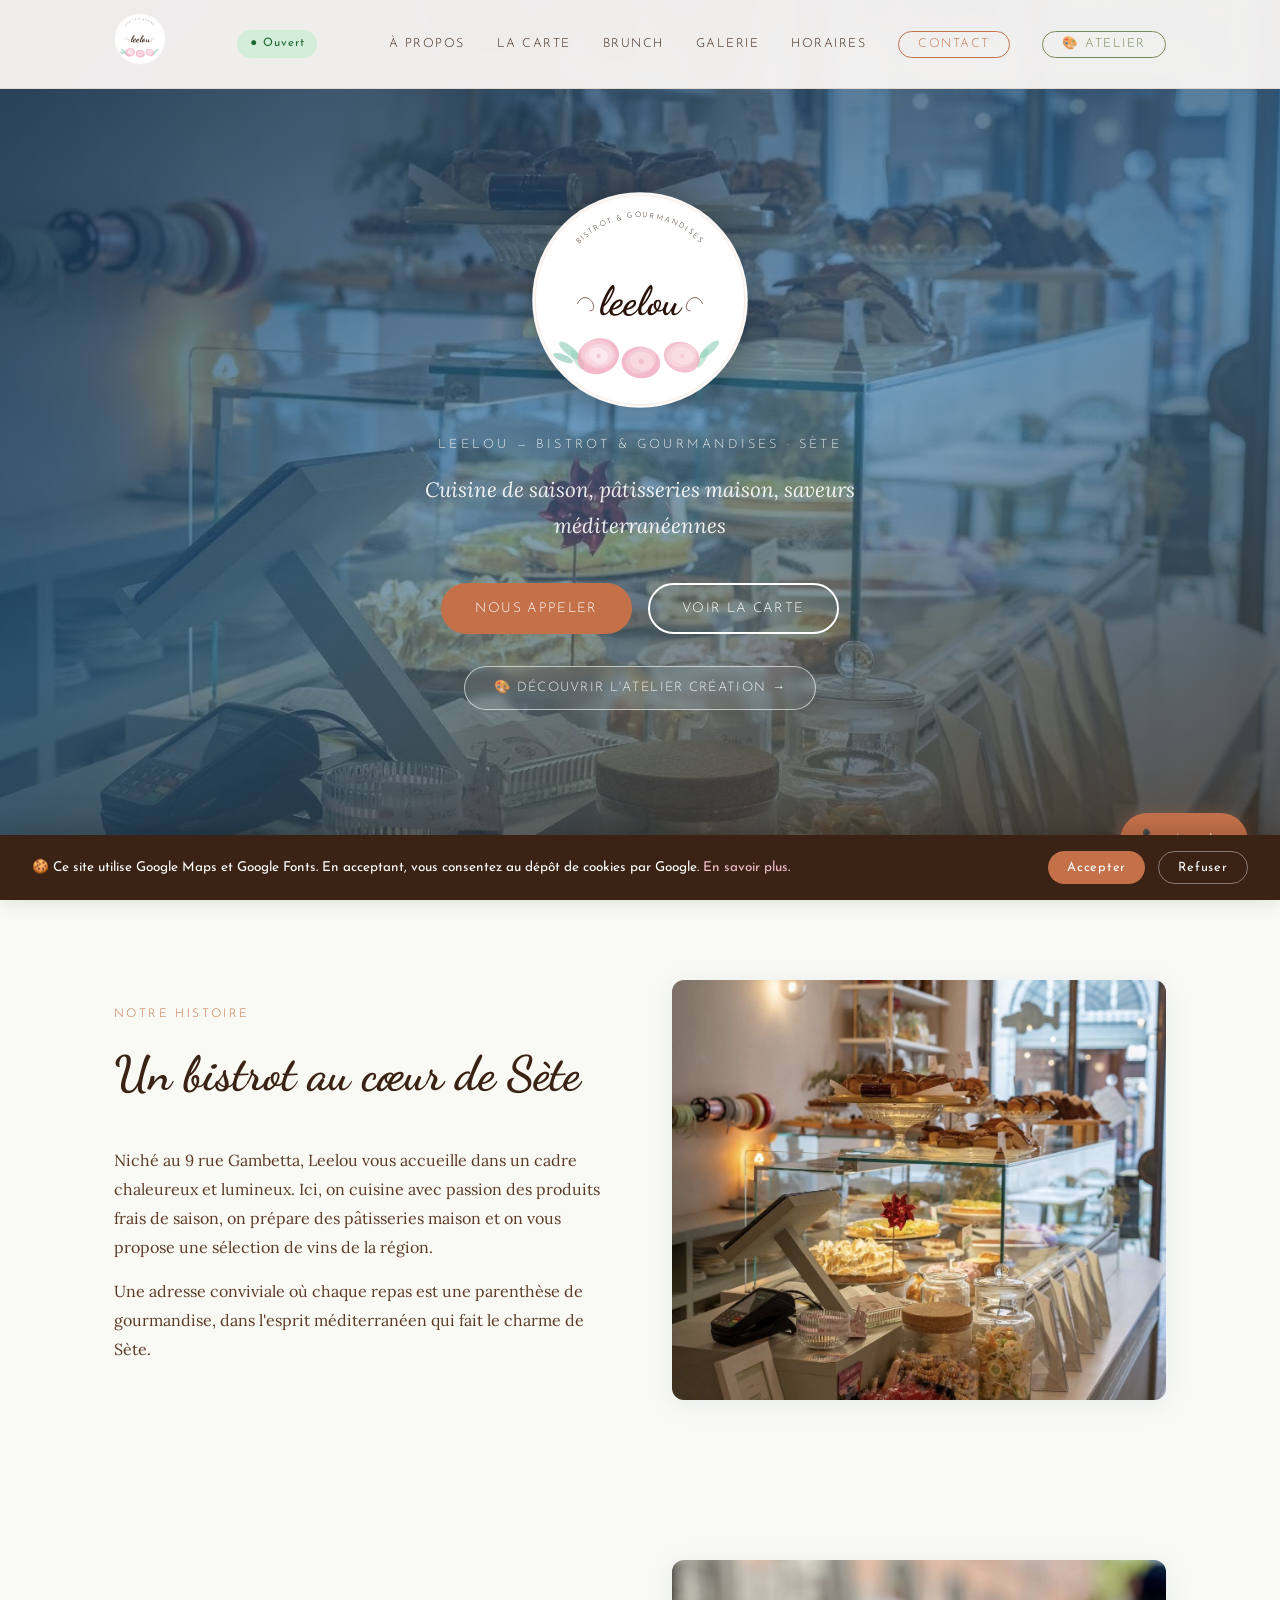
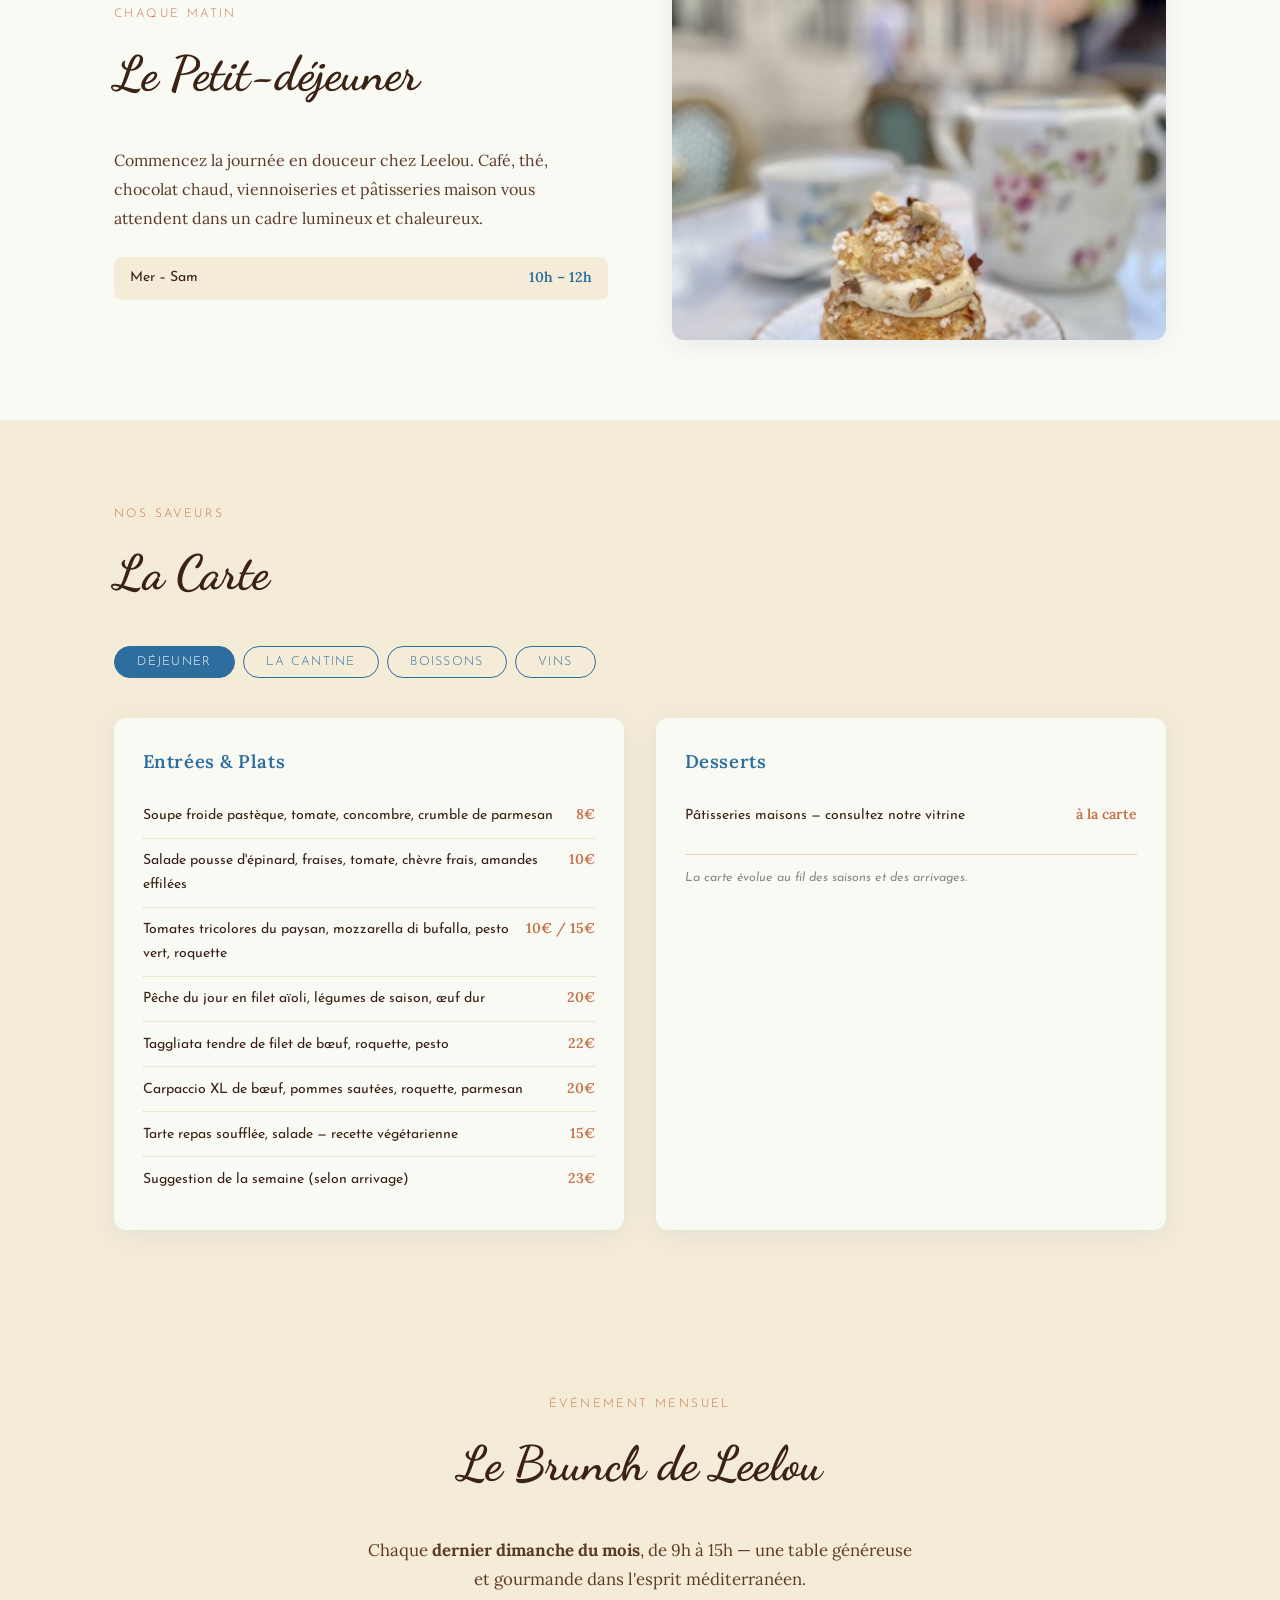
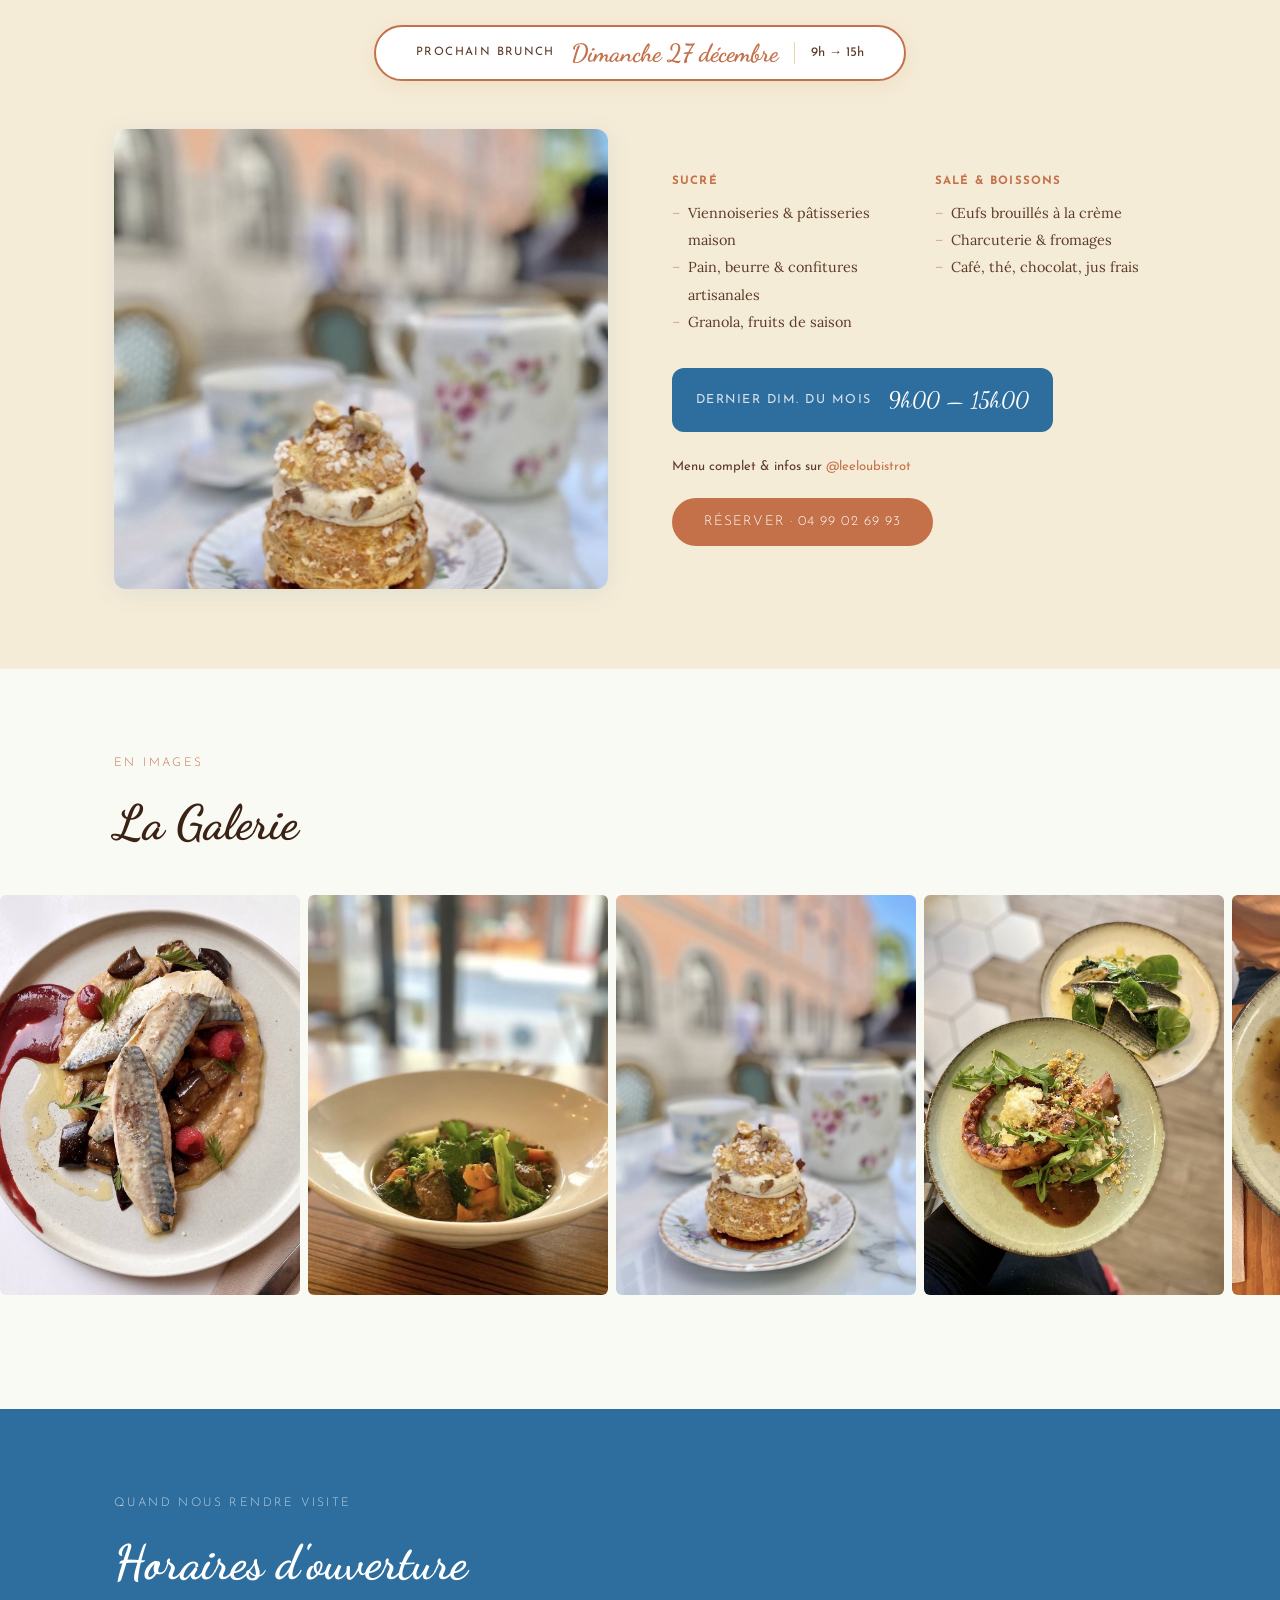
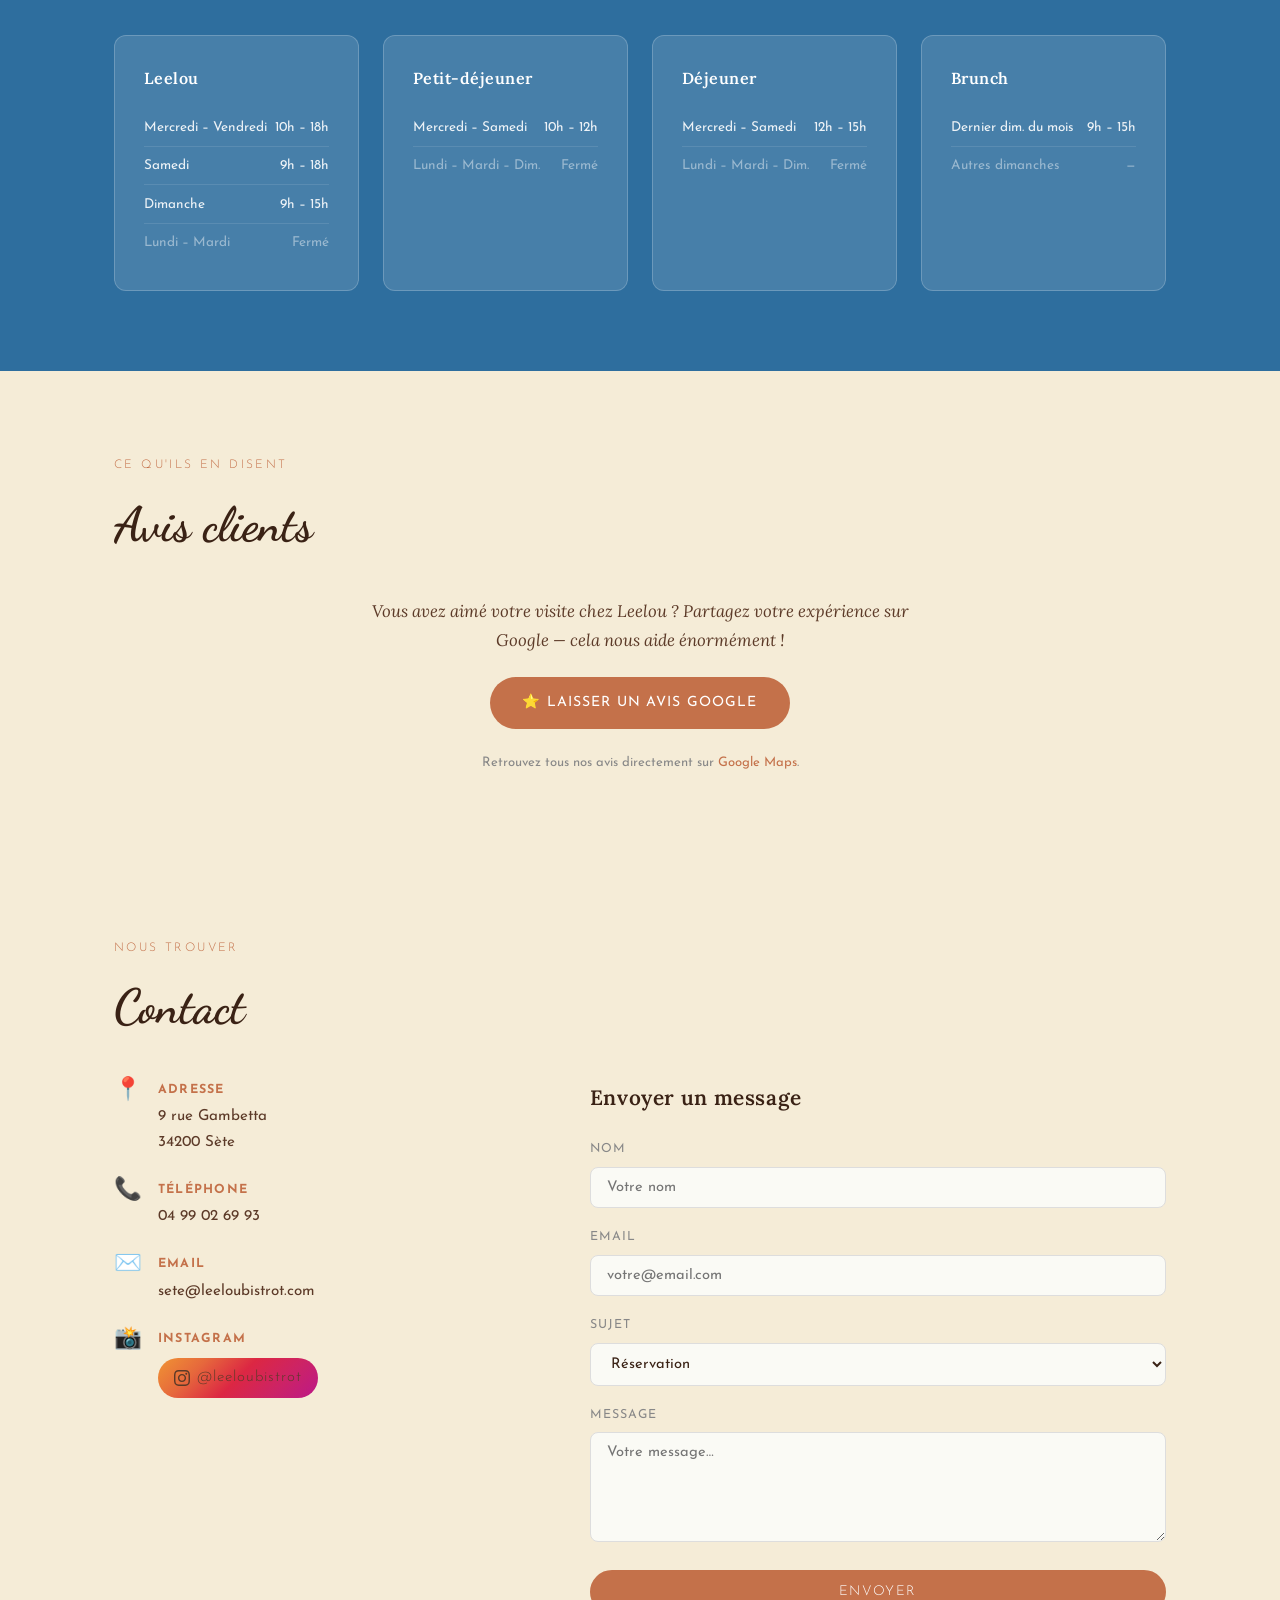
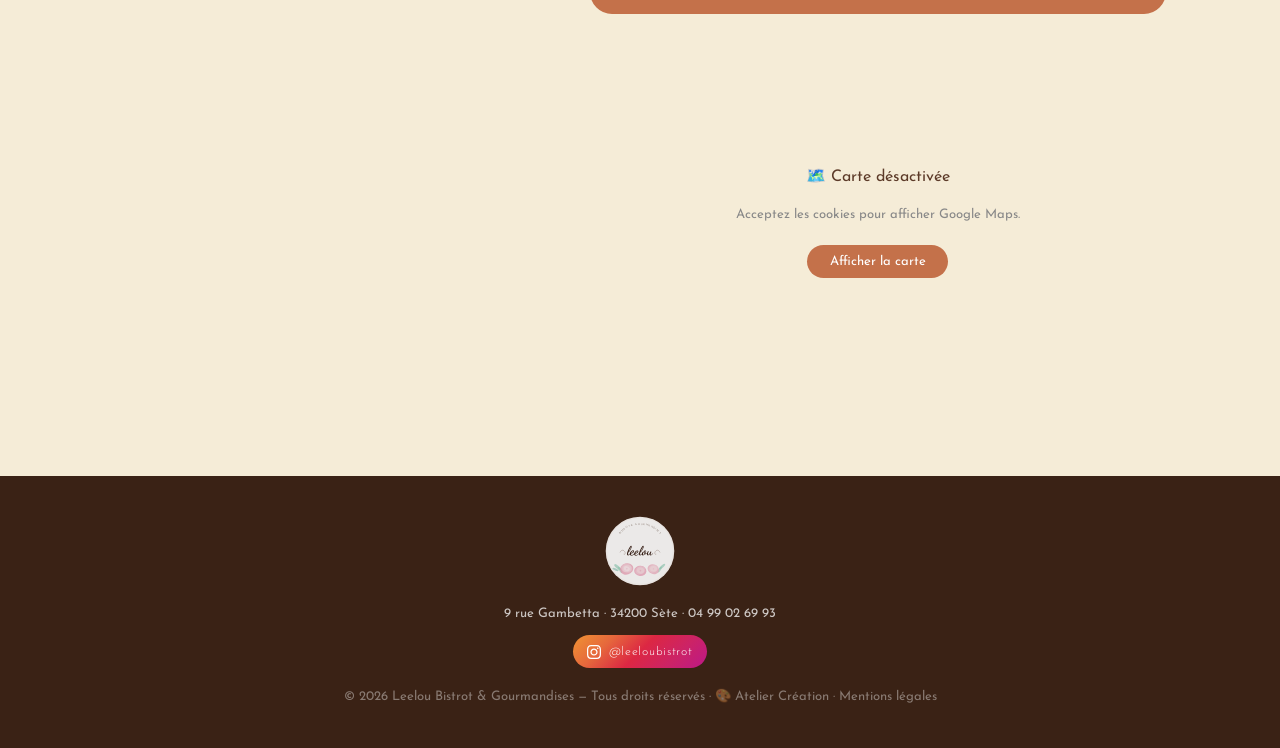
<file: index.html>
<!DOCTYPE html>
<html lang="fr">
<head>
  <meta charset="UTF-8" />
  <meta name="viewport" content="width=device-width, initial-scale=1.0" />
  <title>Leelou — Bistrot & Gourmandises · Sète</title>
  <meta name="description" content="Leelou Bistrot & Gourmandises à Sète. Cuisine de saison, pâtisseries maison, ambiance méditerranéenne. 9 rue Gambetta, 34200 Sète." />

  <!-- Open Graph -->
  <meta property="og:title" content="Leelou — Bistrot & Gourmandises · Sète" />
  <meta property="og:description" content="Cuisine de saison, pâtisseries maison et saveurs méditerranéennes au cœur de Sète." />
  <meta property="og:type" content="restaurant" />
  <meta property="og:locale" content="fr_FR" />
  <meta property="og:image" content="images/interieur.jpg" />

  <!-- Favicon généré depuis le logo -->
  <link rel="icon" type="image/svg+xml" href="logo.svg" />

  <link rel="canonical" href="https://leeloubistrot.com/index.html" />
  <link rel="preload" as="image" href="images/interieur.jpg" />
  <link rel="preconnect" href="https://fonts.googleapis.com" />
  <link rel="preconnect" href="https://fonts.gstatic.com" crossorigin />
  <link href="https://fonts.googleapis.com/css2?family=Dancing+Script:wght@700&family=Josefin+Sans:wght@200;300;400&family=Lora:ital,wght@0,400;0,600;1,400&display=swap" rel="stylesheet" />
  <link rel="stylesheet" href="css/style.css" />

  <!-- Schema.org Restaurant -->
  <script type="application/ld+json">
  {
    "@context": "https://schema.org",
    "@type": "Restaurant",
    "name": "Leelou Bistrot & Gourmandises",
    "image": "images/interieur.jpg",
    "url": "https://leeloubistrot.com",
    "telephone": "+33499026993",
    "email": "sete@leeloubistrot.com",
    "address": {
      "@type": "PostalAddress",
      "streetAddress": "9 rue Gambetta",
      "addressLocality": "Sète",
      "postalCode": "34200",
      "addressCountry": "FR"
    },
    "geo": {
      "@type": "GeoCoordinates",
      "latitude": 43.4053,
      "longitude": 3.6929
    },
    "servesCuisine": ["Française", "Méditerranéenne", "Bistrot"],
    "priceRange": "€€",
    "sameAs": ["https://www.instagram.com/leeloubistrot"],
    "openingHoursSpecification": [
      { "@type": "OpeningHoursSpecification", "dayOfWeek": "Wednesday", "opens": "10:00", "closes": "18:00" },
      { "@type": "OpeningHoursSpecification", "dayOfWeek": "Thursday",  "opens": "10:00", "closes": "18:00" },
      { "@type": "OpeningHoursSpecification", "dayOfWeek": "Friday",    "opens": "10:00", "closes": "18:00" },
      { "@type": "OpeningHoursSpecification", "dayOfWeek": "Saturday",  "opens": "09:00", "closes": "18:00" },
      { "@type": "OpeningHoursSpecification", "dayOfWeek": "Sunday",    "opens": "09:00", "closes": "15:00" }
    ]
  }
  </script>
</head>
<body>

  <!-- ========== HEADER / NAV ========== -->
  <header id="header">
    <nav class="nav-container">
      <a href="#hero" class="nav-logo" aria-label="Leelou Bistrot & Gourmandises">
        <svg xmlns="http://www.w3.org/2000/svg" viewBox="0 0 500 500" class="logo-svg logo-svg--nav">
          <defs>
            <path id="topArc-nav" d="M 62,250 A 188,188 0 0,1 438,250"/>
            <clipPath id="circleClip-nav"><circle cx="250" cy="250" r="238"/></clipPath>
          </defs>
          <circle cx="250" cy="250" r="245" fill="#faf7f5"/><circle cx="250" cy="250" r="240" fill="white"/><circle cx="250" cy="250" r="238" fill="white" stroke="#e8d8cc" stroke-width="1.2"/>
          <g clip-path="url(#circleClip-nav)">
            <ellipse cx="90" cy="365" rx="30" ry="10" fill="#7ec8b0" opacity="0.55" transform="rotate(40,90,365)"/><ellipse cx="108" cy="385" rx="26" ry="9" fill="#90d0b8" opacity="0.50" transform="rotate(58,108,385)"/><ellipse cx="75" cy="382" rx="24" ry="8" fill="#6dbaa5" opacity="0.52" transform="rotate(22,75,382)"/><ellipse cx="408" cy="362" rx="28" ry="9" fill="#7ec8b0" opacity="0.55" transform="rotate(-42,408,362)"/><ellipse cx="392" cy="382" rx="24" ry="8" fill="#90d0b8" opacity="0.50" transform="rotate(-60,392,382)"/>
            <g opacity="0.80"><ellipse cx="155" cy="378" rx="48" ry="40" fill="#f0a8be" transform="rotate(-18,155,378)"/><ellipse cx="155" cy="373" rx="40" ry="32" fill="#f4bfce" transform="rotate(12,155,373)"/><ellipse cx="157" cy="375" rx="32" ry="25" fill="#f7d0dc" transform="rotate(-6,157,375)"/><ellipse cx="156" cy="376" rx="22" ry="17" fill="#fae3ea" transform="rotate(22,156,376)"/><circle cx="156" cy="377" r="5" fill="#eba8c0" opacity="0.6"/></g>
            <g opacity="0.75"><ellipse cx="252" cy="392" rx="44" ry="36" fill="#eea0ba" transform="rotate(6,252,392)"/><ellipse cx="252" cy="388" rx="36" ry="29" fill="#f2b8ca" transform="rotate(-22,252,388)"/><ellipse cx="254" cy="389" rx="27" ry="22" fill="#f6cdd8" transform="rotate(14,254,389)"/><circle cx="253" cy="390" r="6" fill="#e898b5" opacity="0.65"/></g>
            <g opacity="0.72"><ellipse cx="345" cy="380" rx="42" ry="34" fill="#f1adc2" transform="rotate(22,345,380)"/><ellipse cx="345" cy="376" rx="34" ry="27" fill="#f4c2d0" transform="rotate(-12,345,376)"/><ellipse cx="347" cy="377" rx="25" ry="20" fill="#f7d3dc" transform="rotate(7,347,377)"/><circle cx="346" cy="378" r="5" fill="#eca5be" opacity="0.6"/></g>
          </g>
          <text font-family="'Josefin Sans', 'Century Gothic', sans-serif" font-size="17" letter-spacing="4" fill="#3a2215" font-weight="300"><textPath href="#topArc-nav" startOffset="50%" text-anchor="middle">BISTROT &amp; GOURMANDISES</textPath></text>
          <path d="M 108,258 C 115,242 130,240 140,253 C 150,266 142,278 136,274" fill="none" stroke="#5c3a28" stroke-width="1.8" stroke-linecap="round"/>
          <path d="M 392,258 C 385,242 370,240 360,253 C 350,266 358,278 364,274" fill="none" stroke="#5c3a28" stroke-width="1.8" stroke-linecap="round"/>
          <text x="250" y="282" font-family="'Dancing Script', 'Brush Script MT', cursive" font-size="92" fill="#2a1208" text-anchor="middle" font-weight="700">leelou</text>
        </svg>
      </a>
      <button class="nav-toggle" aria-label="Menu" aria-expanded="false">
        <span></span><span></span><span></span>
      </button>
      <div id="status-badge" class="status-badge"></div>
      <ul class="nav-links">
        <li><a href="#apropos">À propos</a></li>
        <li><a href="#menu">La Carte</a></li>
        <li><a href="#brunch">Brunch</a></li>
        <li><a href="#galerie">Galerie</a></li>
        <li><a href="#horaires">Horaires</a></li>
        <li><a href="#contact" class="nav-cta">Contact</a></li>
        <li><a href="atelier.html" class="nav-atelier">🎨 Atelier</a></li>
      </ul>
    </nav>
  </header>

  <!-- ========== HERO ========== -->
  <section id="hero" style="background-image: url('images/interieur.jpg')">
    <div class="hero-content">
      <svg xmlns="http://www.w3.org/2000/svg" viewBox="0 0 500 500" class="logo-svg logo-svg--hero" aria-label="Leelou">
          <defs>
            <path id="topArc-hero" d="M 62,250 A 188,188 0 0,1 438,250"/>
            <clipPath id="circleClip-hero"><circle cx="250" cy="250" r="238"/></clipPath>
          </defs>
          <circle cx="250" cy="250" r="245" fill="#faf7f5"/><circle cx="250" cy="250" r="240" fill="white"/><circle cx="250" cy="250" r="238" fill="white" stroke="#e8d8cc" stroke-width="1.2"/>
          <g clip-path="url(#circleClip-hero)">
            <ellipse cx="90" cy="365" rx="30" ry="10" fill="#7ec8b0" opacity="0.55" transform="rotate(40,90,365)"/><ellipse cx="108" cy="385" rx="26" ry="9" fill="#90d0b8" opacity="0.50" transform="rotate(58,108,385)"/><ellipse cx="75" cy="382" rx="24" ry="8" fill="#6dbaa5" opacity="0.52" transform="rotate(22,75,382)"/><ellipse cx="408" cy="362" rx="28" ry="9" fill="#7ec8b0" opacity="0.55" transform="rotate(-42,408,362)"/><ellipse cx="392" cy="382" rx="24" ry="8" fill="#90d0b8" opacity="0.50" transform="rotate(-60,392,382)"/>
            <g opacity="0.80"><ellipse cx="155" cy="378" rx="48" ry="40" fill="#f0a8be" transform="rotate(-18,155,378)"/><ellipse cx="155" cy="373" rx="40" ry="32" fill="#f4bfce" transform="rotate(12,155,373)"/><ellipse cx="157" cy="375" rx="32" ry="25" fill="#f7d0dc" transform="rotate(-6,157,375)"/><ellipse cx="156" cy="376" rx="22" ry="17" fill="#fae3ea" transform="rotate(22,156,376)"/><circle cx="156" cy="377" r="5" fill="#eba8c0" opacity="0.6"/></g>
            <g opacity="0.75"><ellipse cx="252" cy="392" rx="44" ry="36" fill="#eea0ba" transform="rotate(6,252,392)"/><ellipse cx="252" cy="388" rx="36" ry="29" fill="#f2b8ca" transform="rotate(-22,252,388)"/><ellipse cx="254" cy="389" rx="27" ry="22" fill="#f6cdd8" transform="rotate(14,254,389)"/><circle cx="253" cy="390" r="6" fill="#e898b5" opacity="0.65"/></g>
            <g opacity="0.72"><ellipse cx="345" cy="380" rx="42" ry="34" fill="#f1adc2" transform="rotate(22,345,380)"/><ellipse cx="345" cy="376" rx="34" ry="27" fill="#f4c2d0" transform="rotate(-12,345,376)"/><ellipse cx="347" cy="377" rx="25" ry="20" fill="#f7d3dc" transform="rotate(7,347,377)"/><circle cx="346" cy="378" r="5" fill="#eca5be" opacity="0.6"/></g>
          </g>
          <text font-family="'Josefin Sans', 'Century Gothic', sans-serif" font-size="17" letter-spacing="4" fill="#3a2215" font-weight="300"><textPath href="#topArc-hero" startOffset="50%" text-anchor="middle">BISTROT &amp; GOURMANDISES</textPath></text>
          <path d="M 108,258 C 115,242 130,240 140,253 C 150,266 142,278 136,274" fill="none" stroke="#5c3a28" stroke-width="1.8" stroke-linecap="round"/>
          <path d="M 392,258 C 385,242 370,240 360,253 C 350,266 358,278 364,274" fill="none" stroke="#5c3a28" stroke-width="1.8" stroke-linecap="round"/>
          <text x="250" y="282" font-family="'Dancing Script', 'Brush Script MT', cursive" font-size="92" fill="#2a1208" text-anchor="middle" font-weight="700">leelou</text>
        </svg>
      <h1 class="hero-tagline">Leelou — Bistrot & Gourmandises · Sète</h1>
      <p class="hero-sub">Cuisine de saison, pâtisseries maison, saveurs méditerranéennes</p>
      <div class="hero-actions">
        <a href="tel:0499026993" class="btn btn-primary">Nous appeler</a>
        <a href="#menu" class="btn btn-secondary">Voir la carte</a>
      </div>
      <a href="atelier.html" class="hero-switch-btn">
        🎨 Découvrir l'Atelier Création →
      </a>
    </div>
    <div class="hero-overlay"></div>
  </section>

  <!-- ========== À PROPOS ========== -->
  <section id="apropos">
    <div class="container">
      <div class="apropos-grid">
        <div class="apropos-text">
          <span class="section-label">Notre histoire</span>
          <h2>Un bistrot au cœur de Sète</h2>
          <p>Niché au 9 rue Gambetta, Leelou vous accueille dans un cadre chaleureux et lumineux. Ici, on cuisine avec passion des produits frais de saison, on prépare des pâtisseries maison et on vous propose une sélection de vins de la région.</p>
          <p>Une adresse conviviale où chaque repas est une parenthèse de gourmandise, dans l'esprit méditerranéen qui fait le charme de Sète.</p>
        </div>
        <div class="apropos-image">
          <img src="images/interieur.jpg" alt="Intérieur Leelou Bistrot" loading="lazy" />
        </div>
      </div>
    </div>
  </section>

  <!-- ========== PETIT-DÉJEUNER ========== -->
  <section id="petitdej">
    <div class="container">
      <div class="petitdej-grid">
        <div class="petitdej-text">
          <span class="section-label">Chaque matin</span>
          <h2>Le Petit-déjeuner</h2>
          <p>Commencez la journée en douceur chez Leelou. Café, thé, chocolat chaud, viennoiseries et pâtisseries maison vous attendent dans un cadre lumineux et chaleureux.</p>
          <div class="petitdej-horaires">
            <div class="petitdej-slot">
              <span>Mer – Sam</span><span>10h – 12h</span>
            </div>
          </div>
        </div>
        <div class="petitdej-image">
          <img src="images/plat3.jpg" alt="Petit-déjeuner Leelou — pâtisseries maison" loading="lazy" />
        </div>
      </div>
    </div>
  </section>

  <!-- ========== MENU / CARTE ========== -->
  <section id="menu">
    <div class="container">
      <span class="section-label">Nos saveurs</span>
      <h2>La Carte</h2>

      <!-- Onglets menu -->
      <div class="menu-tabs">
        <button class="tab-btn active" data-tab="dejeuner">Déjeuner</button>
        <button class="tab-btn" data-tab="cantine">La Cantine</button>
        <button class="tab-btn" data-tab="boissons">Boissons</button>
        <button class="tab-btn" data-tab="vins">Vins</button>
      </div>

      <!-- Déjeuner -->
      <div class="tab-content active" id="tab-dejeuner">
        <div class="menu-grid">
          <div class="menu-category">
            <h3>Entrées & Plats</h3>
            <ul class="menu-list">
              <li><span class="dish-name">Soupe froide pastèque, tomate, concombre, crumble de parmesan</span><span class="dish-price">8€</span></li>
              <li><span class="dish-name">Salade pousse d'épinard, fraises, tomate, chèvre frais, amandes effilées</span><span class="dish-price">10€</span></li>
              <li><span class="dish-name">Tomates tricolores du paysan, mozzarella di bufalla, pesto vert, roquette</span><span class="dish-price">10€ / 15€</span></li>
              <li><span class="dish-name">Pêche du jour en filet aïoli, légumes de saison, œuf dur</span><span class="dish-price">20€</span></li>
              <li><span class="dish-name">Taggliata tendre de filet de bœuf, roquette, pesto</span><span class="dish-price">22€</span></li>
              <li><span class="dish-name">Carpaccio XL de bœuf, pommes sautées, roquette, parmesan</span><span class="dish-price">20€</span></li>
              <li><span class="dish-name">Tarte repas soufflée, salade — recette végétarienne</span><span class="dish-price">15€</span></li>
              <li><span class="dish-name">Suggestion de la semaine (selon arrivage)</span><span class="dish-price">23€</span></li>
            </ul>
          </div>
          <div class="menu-category">
            <h3>Desserts</h3>
            <ul class="menu-list">
              <li><span class="dish-name">Pâtisseries maisons — consultez notre vitrine</span><span class="dish-price">à la carte</span></li>
            </ul>
            <div class="menu-note">La carte évolue au fil des saisons et des arrivages.</div>
          </div>
        </div>
      </div>

      <!-- La Cantine -->
      <div class="tab-content" id="tab-cantine">
        <div class="cantine-block">
          <h3>La Cantine de Leelou</h3>
          <p class="cantine-desc">Du mardi au vendredi — hors week-end et jours fériés</p>
          <div class="cantine-formula">
            <div class="formula-card">
              <div class="formula-price">20€</div>
              <div class="formula-label">Plat + Dessert + Café</div>
            </div>
            <div class="formula-card">
              <div class="formula-price">16€</div>
              <div class="formula-label">Plat unique</div>
            </div>
          </div>
          <ul class="menu-list">
            <li><span class="dish-name">Un plat qui change toutes les semaines !</span></li>
            <li><span class="dish-name">Dessert signature : Tarte citron meringuée</span></li>
          </ul>
          <div class="menu-note">Formule déjeuner disponible également : Entrée+Plat ou Plat+Dessert 16,90€ — Entrée+Plat+Dessert 20,90€</div>
        </div>
      </div>

      <!-- Boissons -->
      <div class="tab-content" id="tab-boissons">
        <div class="menu-grid">
          <div class="menu-category">
            <h3>Eaux & Sodas</h3>
            <ul class="menu-list">
              <li><span class="dish-name">Perrier fines bulles 50cl / 1L</span><span class="dish-price">4,90€ / 8,50€</span></li>
              <li><span class="dish-name">Vittel 50cl</span><span class="dish-price">4,90€</span></li>
              <li><span class="dish-name">Coca-Cola / Zero 33cl</span><span class="dish-price">3,50€</span></li>
              <li><span class="dish-name">Lim'O Limonade Bio (Framboise-Hibiscus, Myrtille) 33cl</span><span class="dish-price">3,80€</span></li>
              <li><span class="dish-name">Jus Verger de Thau 100% pur jus 25cl</span><span class="dish-price">3,50€</span></li>
              <li><span class="dish-name">Citronnade Bio maison 50cl</span><span class="dish-price">4,50€</span></li>
              <li><span class="dish-name">Thé glacé maison 50cl</span><span class="dish-price">4,00€</span></li>
            </ul>
          </div>
          <div class="menu-category">
            <h3>Boissons Chaudes</h3>
            <ul class="menu-list">
              <li><span class="dish-name">Expresso / Allongé / Serré / Décaféiné</span><span class="dish-price">1,80€</span></li>
              <li><span class="dish-name">Noisette (expresso + mousse de lait)</span><span class="dish-price">1,90€</span></li>
              <li><span class="dish-name">Double expresso</span><span class="dish-price">3,00€</span></li>
              <li><span class="dish-name">Café Viennois</span><span class="dish-price">3,00€</span></li>
              <li><span class="dish-name">Latté (grand crème)</span><span class="dish-price">3,50€</span></li>
              <li><span class="dish-name">Cappuccino</span><span class="dish-price">3,50€</span></li>
              <li><span class="dish-name">Chocolat chaud à l'ancienne</span><span class="dish-price">5,00€</span></li>
              <li><span class="dish-name">Thés Palais des Thés (noirs, verts, rooibos, infusions)</span><span class="dish-price">4,00€</span></li>
            </ul>
          </div>
          <div class="menu-category">
            <h3>Apéritifs</h3>
            <ul class="menu-list">
              <li><span class="dish-name">Kir vin blanc (cassis, violette, fraise, pêche) 10cl</span><span class="dish-price">4,00€</span></li>
              <li><span class="dish-name">Ricard 4cl</span><span class="dish-price">3,00€</span></li>
              <li><span class="dish-name">Muscat de Frontignan 10cl</span><span class="dish-price">3,00€</span></li>
              <li><span class="dish-name">Bière Kiss'Wings Blonde/Blanche Bio 33cl</span><span class="dish-price">4,70€</span></li>
            </ul>
          </div>
        </div>
      </div>

      <!-- Vins -->
      <div class="tab-content" id="tab-vins">
        <div class="menu-grid">
          <div class="menu-category">
            <h3>Vins au Verre</h3>
            <p class="menu-subtitle">Domaine Le Clos Rivieral · Famille Valery · Massillan — Languedoc</p>
            <ul class="menu-list">
              <li><span class="dish-name">Rouge / Rosé / Blanc Bio — verre 12cl</span><span class="dish-price">3,70€</span></li>
              <li><span class="dish-name">1/4 de vin 20cl</span><span class="dish-price">6,00€</span></li>
              <li><span class="dish-name">1/2 de vin 37,5cl</span><span class="dish-price">9,00€</span></li>
              <li><span class="dish-name">Vendanges Oubliées 2015 — Blanc Liquoreux 6cl</span><span class="dish-price">4,00€</span></li>
            </ul>
          </div>
          <div class="menu-category">
            <h3>Vins en Bouteilles</h3>
            <ul class="menu-list wine-list">
              <li>
                <span class="dish-name">Merlot 2016 — Rouge <em>Arômes cerise et mûre</em></span>
                <span class="dish-price">16,50€</span>
              </li>
              <li>
                <span class="dish-name">Soirs Illuminés Bio 2014 — Rouge <em>Rond, élégant, tanins présents</em></span>
                <span class="dish-price">24,80€</span>
              </li>
              <li>
                <span class="dish-name">Domaine de Montcalm Bio 2019 — Rosé <em>Notes souples, gris saumonée</em></span>
                <span class="dish-price">19,80€</span>
              </li>
              <li>
                <span class="dish-name">Domaine Reine Juliette 2021 — Blanc AOP Picpoul <em>Notes citronnées, iodées</em></span>
                <span class="dish-price">19,80€</span>
              </li>
            </ul>
            <div class="menu-note">Les boissons alcoolisées sont servies uniquement lors d'un repas complet.</div>
          </div>
        </div>
      </div>

    </div>
  </section>

  <!-- ========== BRUNCH ========== -->
  <section id="brunch">
    <div class="container">

      <div class="brunch-intro">
        <span class="section-label">Événement mensuel</span>
        <h2>Le Brunch de Leelou</h2>
        <p class="brunch-subtitle">Chaque <strong>dernier dimanche du mois</strong>, de 9h à 15h — une table généreuse et gourmande dans l'esprit méditerranéen.</p>
      </div>

      <div class="brunch-next-badge">
        <span class="brunch-next-label">Prochain brunch</span>
        <strong id="prochain-brunch-date" class="brunch-next-date-text">—</strong>
        <span class="brunch-next-time">9h → 15h</span>
      </div>

      <div class="brunch-grid">
        <div class="brunch-image">
          <img src="images/plat3.jpg" alt="Brunch gourmand Leelou — pâtisseries et plats du dimanche" loading="lazy" />
        </div>
        <div class="brunch-text">
          <div class="brunch-menu">
            <div class="brunch-menu-col">
              <h4>Sucré</h4>
              <ul>
                <li>Viennoiseries &amp; pâtisseries maison</li>
                <li>Pain, beurre &amp; confitures artisanales</li>
                <li>Granola, fruits de saison</li>
              </ul>
            </div>
            <div class="brunch-menu-col">
              <h4>Salé &amp; Boissons</h4>
              <ul>
                <li>Œufs brouillés à la crème</li>
                <li>Charcuterie &amp; fromages</li>
                <li>Café, thé, chocolat, jus frais</li>
              </ul>
            </div>
          </div>
          <div class="brunch-horaire">
            <span class="brunch-day">Dernier dim. du mois</span>
            <span class="brunch-time">9h00 — 15h00</span>
          </div>
          <p class="brunch-instagram-note">Menu complet &amp; infos sur <a href="https://www.instagram.com/leeloubistrot" target="_blank" rel="noopener">@leeloubistrot</a></p>
          <a href="tel:0499026993" class="btn btn-brunch">Réserver · 04 99 02 69 93</a>
        </div>
      </div>

    </div>
  </section>

  <!-- ========== GALERIE ========== -->
  <section id="galerie">
    <div class="container">
      <span class="section-label">En images</span>
      <h2>La Galerie</h2>
    </div>
    <div class="galerie-strip-at" id="galerieStripBistrot">
      <div class="gstrack">
        <img src="images/plat1.jpg" alt="Maquereau rôti, aubergines confites, framboises" />
        <img src="images/plat2.jpg" alt="Mijoté de bœuf aux légumes de saison" />
        <img src="images/plat3.jpg" alt="Chou à la crème pralinée — pâtisserie maison" />
        <img src="images/plat4.jpg" alt="Duo d'assiettes — tarte soufflée et poisson" />
        <img src="images/plat5.jpg" alt="Filet mignon de porc en tagliata" />
        <img src="images/plat6.jpg" alt="Salade carpaccio, roquette, parmesan" />
        <img src="images/plat7.jpg" alt="Table Leelou — ambiance déjeuner" />
        <img src="images/interieur2.jpg" alt="Vitrine pâtisseries Leelou" />
      </div>
    </div>
  </section>

  <!-- ========== HORAIRES ========== -->
  <section id="horaires">
    <div class="container">
      <span class="section-label">Quand nous rendre visite</span>
      <h2>Horaires d'ouverture</h2>
      <div class="horaires-grid">

        <div class="horaires-card">
          <h3>Leelou</h3>
          <ul>
            <li><span>Mercredi – Vendredi</span><span>10h – 18h</span></li>
            <li><span>Samedi</span><span>9h – 18h</span></li>
            <li><span>Dimanche</span><span>9h – 15h</span></li>
            <li class="fermé"><span>Lundi – Mardi</span><span>Fermé</span></li>
          </ul>
        </div>

        <div class="horaires-card">
          <h3>Petit-déjeuner</h3>
          <ul>
            <li><span>Mercredi – Samedi</span><span>10h – 12h</span></li>
            <li class="fermé"><span>Lundi – Mardi – Dim.</span><span>Fermé</span></li>
          </ul>
        </div>

        <div class="horaires-card">
          <h3>Déjeuner</h3>
          <ul>
            <li><span>Mercredi – Samedi</span><span>12h – 15h</span></li>
            <li class="fermé"><span>Lundi – Mardi – Dim.</span><span>Fermé</span></li>
          </ul>
        </div>

        <div class="horaires-card">
          <h3>Brunch</h3>
          <ul>
            <li><span>Dernier dim. du mois</span><span>9h – 15h</span></li>
            <li class="fermé"><span>Autres dimanches</span><span>—</span></li>
          </ul>
        </div>

      </div>
    </div>
  </section>

  <!-- ========== AVIS ========== -->
  <section id="avis">
    <div class="container">
      <span class="section-label">Ce qu'ils en disent</span>
      <h2>Avis clients</h2>
      <div class="avis-cta-block">
        <p class="avis-intro">Vous avez aimé votre visite chez Leelou ? Partagez votre expérience sur Google — cela nous aide énormément !</p>
        <a
          href="https://www.google.com/search?q=Leelou+Bistrot+Gourmandises+Sète&hl=fr#lrd=0x12b136b62e4a8d55:0x1,1"
          target="_blank"
          rel="noopener"
          class="btn btn-avis"
        >
          ⭐ Laisser un avis Google
        </a>
        <p class="avis-note">Retrouvez tous nos avis directement sur <a href="https://www.google.com/maps/place/Leelou+Bistrot" target="_blank" rel="noopener">Google Maps</a>.</p>
      </div>
    </div>
  </section>

  <!-- ========== CONTACT ========== -->
  <section id="contact">
    <div class="container">
      <span class="section-label">Nous trouver</span>
      <h2>Contact</h2>
      <div class="contact-grid">
        <div class="contact-info">
          <div class="contact-item">
            <span class="contact-icon">📍</span>
            <div>
              <strong>Adresse</strong>
              <p>9 rue Gambetta<br />34200 Sète</p>
            </div>
          </div>
          <div class="contact-item">
            <span class="contact-icon">📞</span>
            <div>
              <strong>Téléphone</strong>
              <p><a href="tel:0499026993">04 99 02 69 93</a></p>
            </div>
          </div>
          <div class="contact-item">
            <span class="contact-icon">✉️</span>
            <div>
              <strong>Email</strong>
              <p><a href="mailto:sete@leeloubistrot.com">sete@leeloubistrot.com</a></p>
            </div>
          </div>
          <div class="contact-item">
            <span class="contact-icon">📸</span>
            <div>
              <strong>Instagram</strong>
              <a href="https://www.instagram.com/leeloubistrot" target="_blank" rel="noopener" class="btn-instagram">
                <svg xmlns="http://www.w3.org/2000/svg" viewBox="0 0 24 24" width="16" height="16" fill="currentColor" aria-hidden="true"><path d="M12 2.163c3.204 0 3.584.012 4.85.07 3.252.148 4.771 1.691 4.919 4.919.058 1.265.069 1.645.069 4.849 0 3.205-.012 3.584-.069 4.849-.149 3.225-1.664 4.771-4.919 4.919-1.266.058-1.644.07-4.85.07-3.204 0-3.584-.012-4.849-.07-3.26-.149-4.771-1.699-4.919-4.92-.058-1.265-.07-1.644-.07-4.849 0-3.204.013-3.583.07-4.849.149-3.227 1.664-4.771 4.919-4.919 1.266-.057 1.645-.069 4.849-.069zm0-2.163c-3.259 0-3.667.014-4.947.072-4.358.2-6.78 2.618-6.98 6.98-.059 1.281-.073 1.689-.073 4.948 0 3.259.014 3.668.072 4.948.2 4.358 2.618 6.78 6.98 6.98 1.281.058 1.689.072 4.948.072 3.259 0 3.668-.014 4.948-.072 4.354-.2 6.782-2.618 6.979-6.98.059-1.28.073-1.689.073-4.948 0-3.259-.014-3.667-.072-4.947-.196-4.354-2.617-6.78-6.979-6.98-1.281-.059-1.69-.073-4.949-.073zm0 5.838c-3.403 0-6.162 2.759-6.162 6.162s2.759 6.163 6.162 6.163 6.162-2.759 6.162-6.163c0-3.403-2.759-6.162-6.162-6.162zm0 10.162c-2.209 0-4-1.79-4-4 0-2.209 1.791-4 4-4s4 1.791 4 4c0 2.21-1.791 4-4 4zm6.406-11.845c-.796 0-1.441.645-1.441 1.44s.645 1.44 1.441 1.44c.795 0 1.439-.645 1.439-1.44s-.644-1.44-1.439-1.44z"/></svg>
                @leeloubistrot
              </a>
            </div>
          </div>
        </div>
        <div class="contact-right">
          <form class="contact-form" id="contactForm" action="https://formspree.io/sete@leeloubistrot.com" method="POST">
            <h3>Envoyer un message</h3>
            <div class="form-group">
              <label for="nom">Nom</label>
              <input type="text" id="nom" name="nom" placeholder="Votre nom" required />
            </div>
            <div class="form-group">
              <label for="email">Email</label>
              <input type="email" id="email" name="email" placeholder="votre@email.com" required />
            </div>
            <div class="form-group">
              <label for="sujet">Sujet</label>
              <select id="sujet" name="sujet">
                <option value="reservation">Réservation</option>
                <option value="brunch">Brunch — dernier dimanche du mois</option>
                <option value="info">Renseignement</option>
                <option value="autre">Autre</option>
              </select>
            </div>
            <div class="form-group">
              <label for="message">Message</label>
              <textarea id="message" name="message" rows="4" placeholder="Votre message…" required></textarea>
            </div>
            <button type="submit" class="btn btn-primary form-submit">Envoyer</button>
          </form>

          <div class="contact-map">
            <div class="map-placeholder" data-src="https://www.google.com/maps/embed?pb=!1m18!1m12!1m3!1d2891.123!2d3.6929!3d43.4053!2m3!1f0!2f0!3f0!3m2!1i1024!2i768!4f13.1!3m3!1m2!1s0x12b10b1e1b1b1b1b%3A0x1!2s9+Rue+Gambetta%2C+34200+S%C3%A8te%2C+France!5e0!3m2!1sfr!2sfr!4v1714000000000">
              <p>🗺️ Carte désactivée</p>
              <p class="map-placeholder-note">Acceptez les cookies pour afficher Google Maps.</p>
              <button class="btn-map-load">Afficher la carte</button>
            </div>
          </div>
        </div>
      </div>
    </div>
  </section>

  <!-- ========== FOOTER ========== -->
  <footer id="footer">
    <div class="container footer-inner">
      <svg xmlns="http://www.w3.org/2000/svg" viewBox="0 0 500 500" class="logo-svg logo-svg--footer" aria-label="Leelou">
          <defs>
            <path id="topArc-footer" d="M 62,250 A 188,188 0 0,1 438,250"/>
            <clipPath id="circleClip-footer"><circle cx="250" cy="250" r="238"/></clipPath>
          </defs>
          <circle cx="250" cy="250" r="245" fill="#faf7f5"/><circle cx="250" cy="250" r="240" fill="white"/><circle cx="250" cy="250" r="238" fill="white" stroke="#e8d8cc" stroke-width="1.2"/>
          <g clip-path="url(#circleClip-footer)">
            <ellipse cx="90" cy="365" rx="30" ry="10" fill="#7ec8b0" opacity="0.55" transform="rotate(40,90,365)"/><ellipse cx="108" cy="385" rx="26" ry="9" fill="#90d0b8" opacity="0.50" transform="rotate(58,108,385)"/><ellipse cx="75" cy="382" rx="24" ry="8" fill="#6dbaa5" opacity="0.52" transform="rotate(22,75,382)"/><ellipse cx="408" cy="362" rx="28" ry="9" fill="#7ec8b0" opacity="0.55" transform="rotate(-42,408,362)"/><ellipse cx="392" cy="382" rx="24" ry="8" fill="#90d0b8" opacity="0.50" transform="rotate(-60,392,382)"/>
            <g opacity="0.80"><ellipse cx="155" cy="378" rx="48" ry="40" fill="#f0a8be" transform="rotate(-18,155,378)"/><ellipse cx="155" cy="373" rx="40" ry="32" fill="#f4bfce" transform="rotate(12,155,373)"/><ellipse cx="157" cy="375" rx="32" ry="25" fill="#f7d0dc" transform="rotate(-6,157,375)"/><ellipse cx="156" cy="376" rx="22" ry="17" fill="#fae3ea" transform="rotate(22,156,376)"/><circle cx="156" cy="377" r="5" fill="#eba8c0" opacity="0.6"/></g>
            <g opacity="0.75"><ellipse cx="252" cy="392" rx="44" ry="36" fill="#eea0ba" transform="rotate(6,252,392)"/><ellipse cx="252" cy="388" rx="36" ry="29" fill="#f2b8ca" transform="rotate(-22,252,388)"/><ellipse cx="254" cy="389" rx="27" ry="22" fill="#f6cdd8" transform="rotate(14,254,389)"/><circle cx="253" cy="390" r="6" fill="#e898b5" opacity="0.65"/></g>
            <g opacity="0.72"><ellipse cx="345" cy="380" rx="42" ry="34" fill="#f1adc2" transform="rotate(22,345,380)"/><ellipse cx="345" cy="376" rx="34" ry="27" fill="#f4c2d0" transform="rotate(-12,345,376)"/><ellipse cx="347" cy="377" rx="25" ry="20" fill="#f7d3dc" transform="rotate(7,347,377)"/><circle cx="346" cy="378" r="5" fill="#eca5be" opacity="0.6"/></g>
          </g>
          <text font-family="'Josefin Sans', 'Century Gothic', sans-serif" font-size="17" letter-spacing="4" fill="#3a2215" font-weight="300"><textPath href="#topArc-footer" startOffset="50%" text-anchor="middle">BISTROT &amp; GOURMANDISES</textPath></text>
          <path d="M 108,258 C 115,242 130,240 140,253 C 150,266 142,278 136,274" fill="none" stroke="#5c3a28" stroke-width="1.8" stroke-linecap="round"/>
          <path d="M 392,258 C 385,242 370,240 360,253 C 350,266 358,278 364,274" fill="none" stroke="#5c3a28" stroke-width="1.8" stroke-linecap="round"/>
          <text x="250" y="282" font-family="'Dancing Script', 'Brush Script MT', cursive" font-size="92" fill="#2a1208" text-anchor="middle" font-weight="700">leelou</text>
        </svg>
      <p>9 rue Gambetta · 34200 Sète · <a href="tel:0499026993">04 99 02 69 93</a></p>
      <a href="https://www.instagram.com/leeloubistrot" target="_blank" rel="noopener" class="btn-instagram btn-instagram--footer">
        <svg xmlns="http://www.w3.org/2000/svg" viewBox="0 0 24 24" width="14" height="14" fill="currentColor" aria-hidden="true"><path d="M12 2.163c3.204 0 3.584.012 4.85.07 3.252.148 4.771 1.691 4.919 4.919.058 1.265.069 1.645.069 4.849 0 3.205-.012 3.584-.069 4.849-.149 3.225-1.664 4.771-4.919 4.919-1.266.058-1.644.07-4.85.07-3.204 0-3.584-.012-4.849-.07-3.26-.149-4.771-1.699-4.919-4.92-.058-1.265-.07-1.644-.07-4.849 0-3.204.013-3.583.07-4.849.149-3.227 1.664-4.771 4.919-4.919 1.266-.057 1.645-.069 4.849-.069zm0-2.163c-3.259 0-3.667.014-4.947.072-4.358.2-6.78 2.618-6.98 6.98-.059 1.281-.073 1.689-.073 4.948 0 3.259.014 3.668.072 4.948.2 4.358 2.618 6.78 6.98 6.98 1.281.058 1.689.072 4.948.072 3.259 0 3.668-.014 4.948-.072 4.354-.2 6.782-2.618 6.979-6.98.059-1.28.073-1.689.073-4.948 0-3.259-.014-3.667-.072-4.947-.196-4.354-2.617-6.78-6.979-6.98-1.281-.059-1.69-.073-4.949-.073zm0 5.838c-3.403 0-6.162 2.759-6.162 6.162s2.759 6.163 6.162 6.163 6.162-2.759 6.162-6.163c0-3.403-2.759-6.162-6.162-6.162zm0 10.162c-2.209 0-4-1.79-4-4 0-2.209 1.791-4 4-4s4 1.791 4 4c0 2.21-1.791 4-4 4zm6.406-11.845c-.796 0-1.441.645-1.441 1.44s.645 1.44 1.441 1.44c.795 0 1.439-.645 1.439-1.44s-.644-1.44-1.439-1.44z"/></svg>
        @leeloubistrot
      </a>
      <p class="footer-copy">© 2026 Leelou Bistrot & Gourmandises — Tous droits réservés · <a href="atelier.html">🎨 Atelier Création</a> · <a href="mentions-legales.html">Mentions légales</a></p>
    </div>
  </footer>

  <!-- Bouton retour en haut -->
  <button id="backTop" class="back-top" aria-label="Retour en haut">↑</button>

  <!-- Bouton flottant appel -->
  <a href="tel:0499026993" class="btn-float" aria-label="Appeler Leelou">
    <span class="btn-float__icon">📞</span>
    <span class="btn-float__text">Appeler</span>
  </a>

  <!-- Bandeau RGPD -->
  <div id="cookie-banner" class="cookie-banner" role="dialog" aria-label="Consentement cookies">
    <p>🍪 Ce site utilise Google Maps et Google Fonts. En acceptant, vous consentez au dépôt de cookies par Google. <a href="mentions-legales.html">En savoir plus</a>.</p>
    <div class="cookie-actions">
      <button id="cookie-accept" class="btn-cookie btn-cookie--accept">Accepter</button>
      <button id="cookie-refuse" class="btn-cookie btn-cookie--refuse">Refuser</button>
    </div>
  </div>

  <script src="js/main.js"></script>
</body>
</html>
</file>
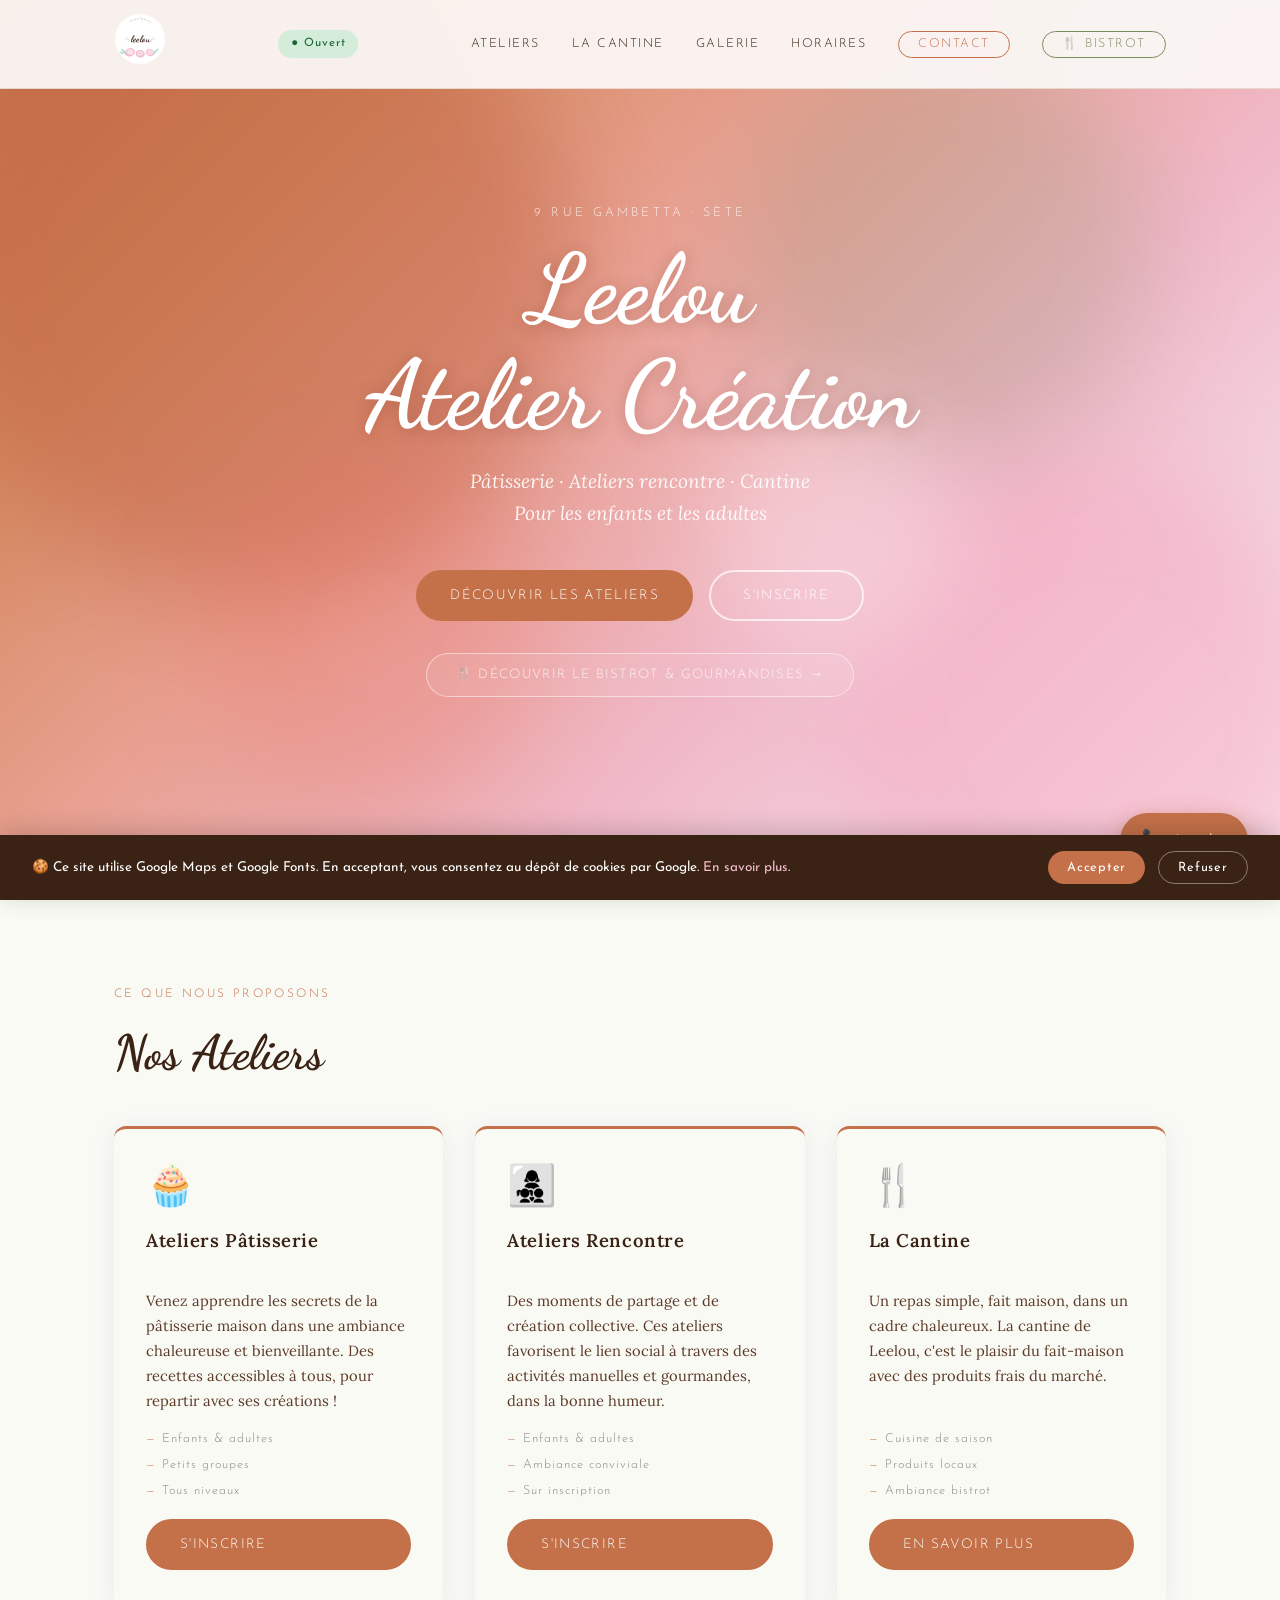
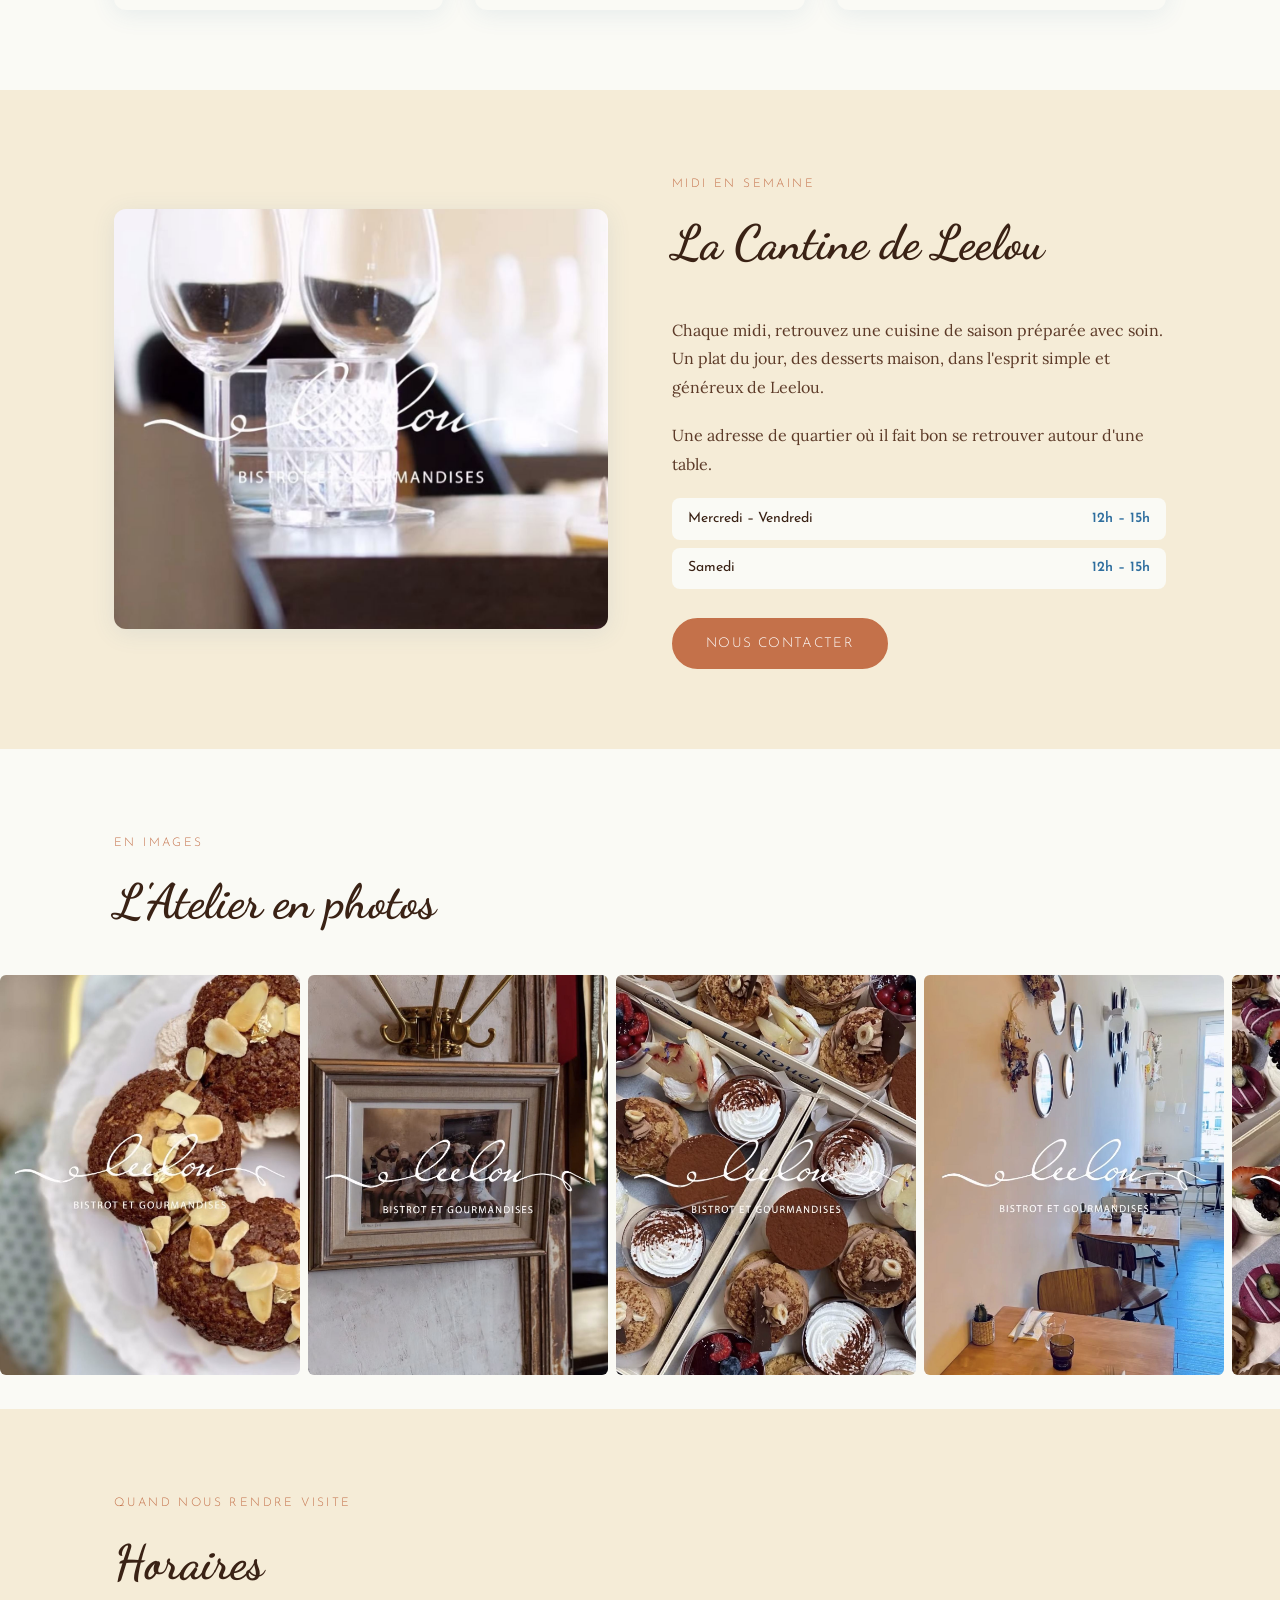
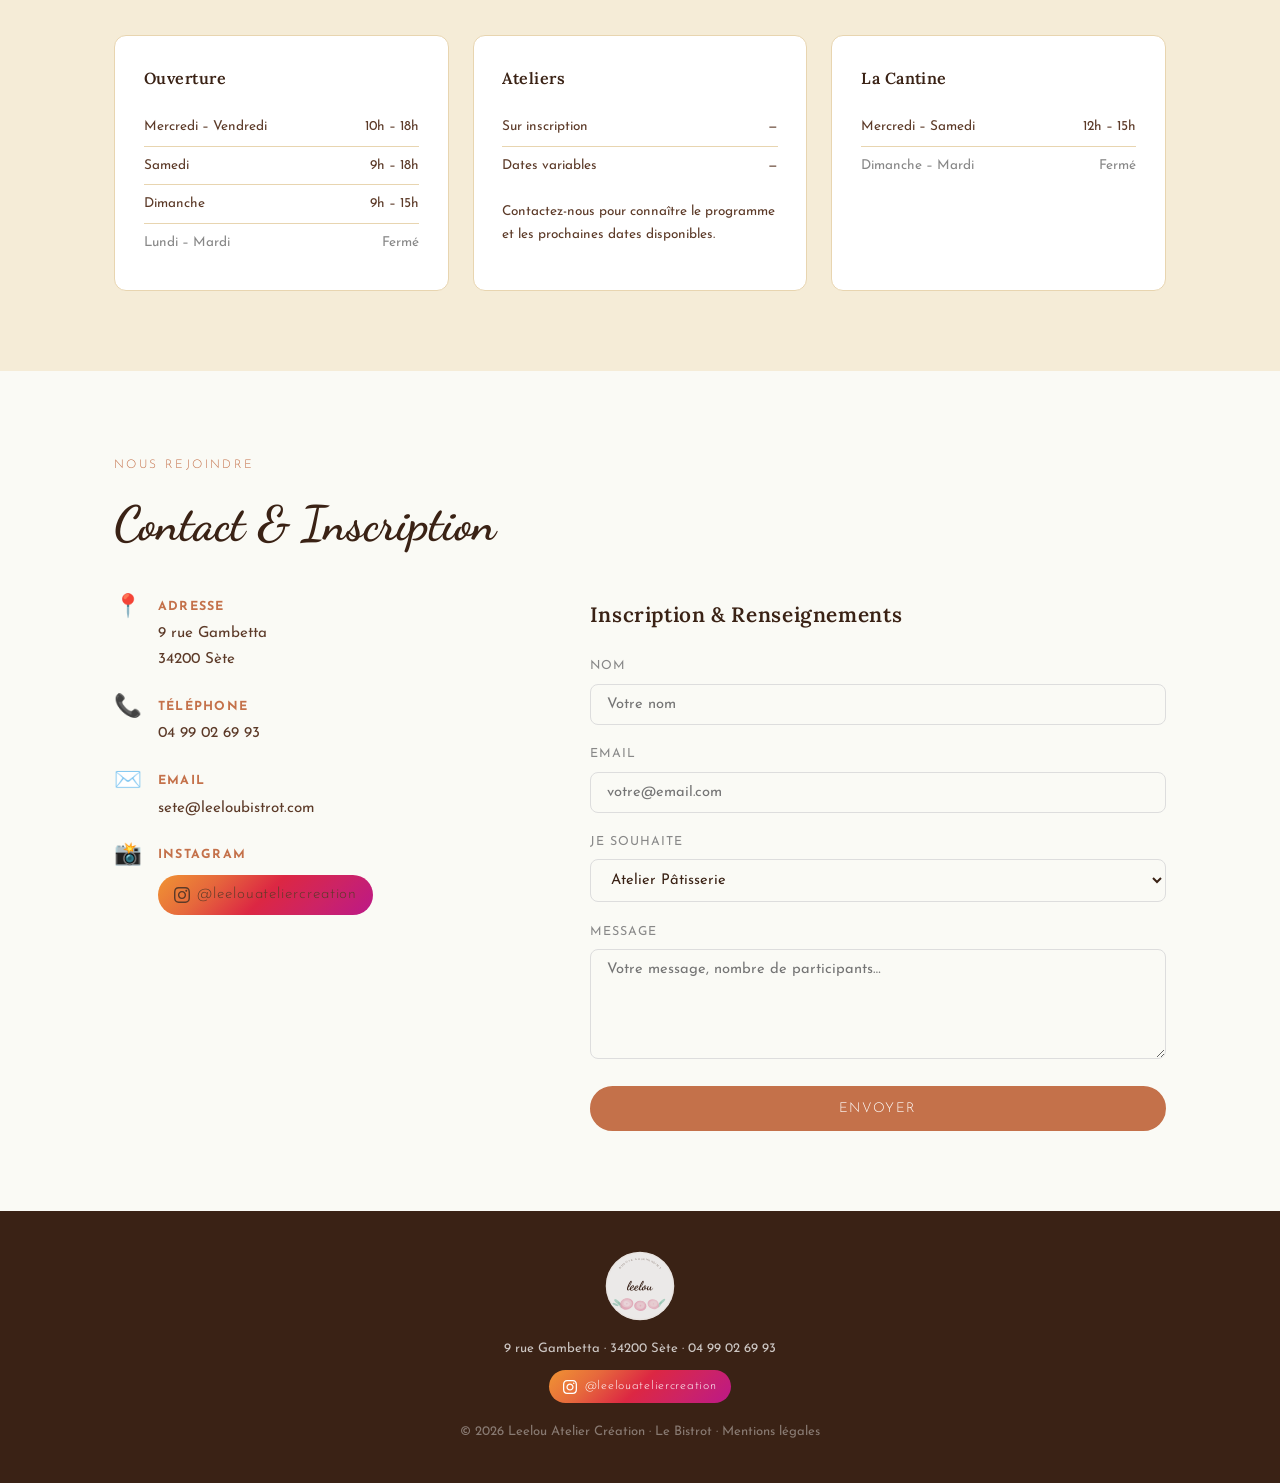
<file: atelier.html>
<!DOCTYPE html>
<html lang="fr">
<head>
  <meta charset="UTF-8" />
  <meta name="viewport" content="width=device-width, initial-scale=1.0" />
  <title>Leelou Atelier Création — Pâtisserie & Ateliers · Sète</title>
  <meta name="description" content="Leelou Atelier Création à Sète. Ateliers pâtisserie, ateliers rencontre pour enfants et adultes, cantine. 9 rue Gambetta, 34200 Sète." />
  <meta property="og:title" content="Leelou Atelier Création — Pâtisserie & Ateliers · Sète" />
  <meta property="og:description" content="Ateliers pâtisserie et rencontre pour enfants et adultes, cantine de saison. 9 rue Gambetta, Sète." />
  <meta property="og:type" content="LocalBusiness" />
  <meta property="og:locale" content="fr_FR" />
  <meta property="og:image" content="images/atelier/atelier1.jpg" />
  <link rel="icon" type="image/svg+xml" href="logo.svg" />

  <script type="application/ld+json">
  {
    "@context": "https://schema.org",
    "@type": "LocalBusiness",
    "name": "Leelou Atelier Création",
    "url": "https://leeloubistrot.com/atelier.html",
    "image": "images/atelier/atelier1.jpg",
    "telephone": "+33499026993",
    "email": "sete@leeloubistrot.com",
    "address": {
      "@type": "PostalAddress",
      "streetAddress": "9 rue Gambetta",
      "addressLocality": "Sète",
      "postalCode": "34200",
      "addressCountry": "FR"
    },
    "geo": { "@type": "GeoCoordinates", "latitude": 43.4053, "longitude": 3.6929 },
    "sameAs": ["https://www.instagram.com/leelouateliercreation"],
    "openingHoursSpecification": [
      { "@type": "OpeningHoursSpecification", "dayOfWeek": "Wednesday", "opens": "10:00", "closes": "18:00" },
      { "@type": "OpeningHoursSpecification", "dayOfWeek": "Thursday",  "opens": "10:00", "closes": "18:00" },
      { "@type": "OpeningHoursSpecification", "dayOfWeek": "Friday",    "opens": "10:00", "closes": "18:00" },
      { "@type": "OpeningHoursSpecification", "dayOfWeek": "Saturday",  "opens": "09:00", "closes": "18:00" },
      { "@type": "OpeningHoursSpecification", "dayOfWeek": "Sunday",    "opens": "09:00", "closes": "15:00" }
    ]
  }
  </script>
  <link rel="canonical" href="https://leeloubistrot.com/atelier.html" />
  <link rel="preload" as="image" href="images/atelier/atelier1.jpg" />
  <link rel="preconnect" href="https://fonts.googleapis.com" />
  <link rel="preconnect" href="https://fonts.gstatic.com" crossorigin />
  <link href="https://fonts.googleapis.com/css2?family=Dancing+Script:wght@700&family=Josefin+Sans:wght@200;300;400&family=Lora:ital,wght@0,400;0,600;1,400&display=swap" rel="stylesheet" />
  <link rel="stylesheet" href="css/style.css" />
</head>
<body>

  <!-- ========== HEADER ========== -->
  <header id="header">
    <nav class="nav-container">
      <a href="atelier.html" class="nav-logo" aria-label="Leelou Atelier Création">
        <svg xmlns="http://www.w3.org/2000/svg" viewBox="0 0 500 500" class="logo-svg logo-svg--nav">
          <defs>
            <path id="topArc-at" d="M 62,250 A 188,188 0 0,1 438,250"/>
            <clipPath id="circleClip-at"><circle cx="250" cy="250" r="238"/></clipPath>
          </defs>
          <circle cx="250" cy="250" r="245" fill="#faf7f5"/><circle cx="250" cy="250" r="240" fill="white"/><circle cx="250" cy="250" r="238" fill="white" stroke="#e8d8cc" stroke-width="1.2"/>
          <g clip-path="url(#circleClip-at)">
            <ellipse cx="90" cy="365" rx="30" ry="10" fill="#7ec8b0" opacity="0.55" transform="rotate(40,90,365)"/><ellipse cx="108" cy="385" rx="26" ry="9" fill="#90d0b8" opacity="0.50" transform="rotate(58,108,385)"/><ellipse cx="75" cy="382" rx="24" ry="8" fill="#6dbaa5" opacity="0.52" transform="rotate(22,75,382)"/><ellipse cx="408" cy="362" rx="28" ry="9" fill="#7ec8b0" opacity="0.55" transform="rotate(-42,408,362)"/><ellipse cx="392" cy="382" rx="24" ry="8" fill="#90d0b8" opacity="0.50" transform="rotate(-60,392,382)"/>
            <g opacity="0.80"><ellipse cx="155" cy="378" rx="48" ry="40" fill="#f0a8be" transform="rotate(-18,155,378)"/><ellipse cx="155" cy="373" rx="40" ry="32" fill="#f4bfce" transform="rotate(12,155,373)"/><ellipse cx="157" cy="375" rx="32" ry="25" fill="#f7d0dc" transform="rotate(-6,157,375)"/><ellipse cx="156" cy="376" rx="22" ry="17" fill="#fae3ea" transform="rotate(22,156,376)"/><circle cx="156" cy="377" r="5" fill="#eba8c0" opacity="0.6"/></g>
            <g opacity="0.75"><ellipse cx="252" cy="392" rx="44" ry="36" fill="#eea0ba" transform="rotate(6,252,392)"/><ellipse cx="252" cy="388" rx="36" ry="29" fill="#f2b8ca" transform="rotate(-22,252,388)"/><ellipse cx="254" cy="389" rx="27" ry="22" fill="#f6cdd8" transform="rotate(14,254,389)"/><circle cx="253" cy="390" r="6" fill="#e898b5" opacity="0.65"/></g>
            <g opacity="0.72"><ellipse cx="345" cy="380" rx="42" ry="34" fill="#f1adc2" transform="rotate(22,345,380)"/><ellipse cx="345" cy="376" rx="34" ry="27" fill="#f4c2d0" transform="rotate(-12,345,376)"/><ellipse cx="347" cy="377" rx="25" ry="20" fill="#f7d3dc" transform="rotate(7,347,377)"/><circle cx="346" cy="378" r="5" fill="#eca5be" opacity="0.6"/></g>
          </g>
          <text font-family="'Josefin Sans', 'Century Gothic', sans-serif" font-size="17" letter-spacing="4" fill="#3a2215" font-weight="300"><textPath href="#topArc-at" startOffset="50%" text-anchor="middle">ATELIER CRÉATION</textPath></text>
          <path d="M 108,258 C 115,242 130,240 140,253 C 150,266 142,278 136,274" fill="none" stroke="#5c3a28" stroke-width="1.8" stroke-linecap="round"/>
          <path d="M 392,258 C 385,242 370,240 360,253 C 350,266 358,278 364,274" fill="none" stroke="#5c3a28" stroke-width="1.8" stroke-linecap="round"/>
          <text x="250" y="282" font-family="'Dancing Script', 'Brush Script MT', cursive" font-size="92" fill="#2a1208" text-anchor="middle" font-weight="700">leelou</text>
        </svg>
      </a>
      <button class="nav-toggle" aria-label="Menu" aria-expanded="false">
        <span></span><span></span><span></span>
      </button>
      <div id="status-badge" class="status-badge"></div>
      <ul class="nav-links">
        <li><a href="#ateliers">Ateliers</a></li>
        <li><a href="#cantine">La Cantine</a></li>
        <li><a href="#galerie-at">Galerie</a></li>
        <li><a href="#horaires-at">Horaires</a></li>
        <li><a href="#contact-at" class="nav-cta">Contact</a></li>
        <li><a href="index.html" class="nav-atelier">🍴 Bistrot</a></li>
      </ul>
    </nav>
  </header>

  <!-- ========== HERO ATELIER ========== -->
  <section id="hero-atelier">
    <div class="hero-at-blobs" aria-hidden="true">
      <div class="blob blob-1"></div>
      <div class="blob blob-2"></div>
      <div class="blob blob-3"></div>
      <div class="blob blob-4"></div>
      <div class="blob blob-5"></div>
    </div>
    <div class="hero-content hero-content--light">
      <p class="hero-tagline hero-tagline--dark">9 rue Gambetta · Sète</p>
      <h1 class="hero-atelier-title">Leelou<br>Atelier Création</h1>
      <p class="hero-sub hero-sub--dark">Pâtisserie · Ateliers rencontre · Cantine<br>Pour les enfants et les adultes</p>
      <div class="hero-actions">
        <a href="#ateliers" class="btn btn-primary">Découvrir les ateliers</a>
        <a href="#contact-at" class="btn btn-outline-terra">S'inscrire</a>
      </div>
      <a href="index.html" class="hero-switch-btn hero-switch-btn--dark">
        🍴 Découvrir le Bistrot &amp; Gourmandises →
      </a>
    </div>
  </section>

  <!-- ========== ACTIVITÉS ========== -->
  <section id="ateliers">
    <div class="container">
      <span class="section-label">Ce que nous proposons</span>
      <h2>Nos Ateliers</h2>
      <div class="activites-grid">

        <div class="activite-card">
          <div class="activite-icon">🧁</div>
          <h3>Ateliers Pâtisserie</h3>
          <p>Venez apprendre les secrets de la pâtisserie maison dans une ambiance chaleureuse et bienveillante. Des recettes accessibles à tous, pour repartir avec ses créations !</p>
          <ul class="activite-details">
            <li>Enfants &amp; adultes</li>
            <li>Petits groupes</li>
            <li>Tous niveaux</li>
          </ul>
          <a href="#contact-at" class="btn btn-primary">S'inscrire</a>
        </div>

        <div class="activite-card">
          <div class="activite-icon">👩‍👧‍👦</div>
          <h3>Ateliers Rencontre</h3>
          <p>Des moments de partage et de création collective. Ces ateliers favorisent le lien social à travers des activités manuelles et gourmandes, dans la bonne humeur.</p>
          <ul class="activite-details">
            <li>Enfants &amp; adultes</li>
            <li>Ambiance conviviale</li>
            <li>Sur inscription</li>
          </ul>
          <a href="#contact-at" class="btn btn-primary">S'inscrire</a>
        </div>

        <div class="activite-card">
          <div class="activite-icon">🍴</div>
          <h3>La Cantine</h3>
          <p>Un repas simple, fait maison, dans un cadre chaleureux. La cantine de Leelou, c'est le plaisir du fait-maison avec des produits frais du marché.</p>
          <ul class="activite-details">
            <li>Cuisine de saison</li>
            <li>Produits locaux</li>
            <li>Ambiance bistrot</li>
          </ul>
          <a href="#cantine" class="btn btn-primary">En savoir plus</a>
        </div>

      </div>
    </div>
  </section>

  <!-- ========== CANTINE ========== -->
  <section id="cantine">
    <div class="container">
      <div class="cantine-at-grid">
        <div class="cantine-at-image">
          <img src="images/atelier/atelier6.jpg" alt="La Cantine de Leelou" loading="lazy" />
        </div>
        <div class="cantine-at-text">
          <span class="section-label">Midi en semaine</span>
          <h2>La Cantine de Leelou</h2>
          <p>Chaque midi, retrouvez une cuisine de saison préparée avec soin. Un plat du jour, des desserts maison, dans l'esprit simple et généreux de Leelou.</p>
          <p>Une adresse de quartier où il fait bon se retrouver autour d'une table.</p>
          <div class="cantine-at-horaires">
            <div class="cantine-slot">
              <span>Mercredi – Vendredi</span>
              <span>12h – 15h</span>
            </div>
            <div class="cantine-slot">
              <span>Samedi</span>
              <span>12h – 15h</span>
            </div>
          </div>
          <a href="#contact-at" class="btn btn-primary">Nous contacter</a>
        </div>
      </div>
    </div>
  </section>

  <!-- ========== GALERIE ========== -->
  <section id="galerie-at">
    <div class="container">
      <span class="section-label">En images</span>
      <h2>L'Atelier en photos</h2>
    </div>
    <div class="galerie-strip-at" id="galerieStripAt">
      <div class="gstrack">
        <img src="images/atelier/atelier1.jpg" alt="Pâtisseries maison de l'Atelier Leelou" />
        <img src="images/atelier/atelier2.jpg" alt="Ambiance atelier création Leelou, Sète" />
        <img src="images/atelier/atelier3.jpg" alt="Desserts et gourmandises de l'Atelier Leelou" />
        <img src="images/atelier/atelier4.jpg" alt="Atelier pâtisserie Leelou — participants" />
        <img src="images/atelier/atelier5.jpg" alt="Création sucrée — Atelier Leelou Sète" />
        <img src="images/atelier/atelier6.jpg" alt="La Cantine de Leelou — salle conviviale" />
        <img src="images/atelier/atelier7.jpg" alt="Atelier rencontre Leelou — partage et bonne humeur" />
        <img src="images/atelier/atelier8.jpg" alt="Vitrine pâtisseries Leelou Atelier Création" />
        <img src="images/atelier/atelier9.jpg" alt="Leelou Atelier Création — 9 rue Gambetta Sète" />
      </div>
    </div>
  </section>

  <!-- ========== HORAIRES ========== -->
  <section id="horaires-at">
    <div class="container">
      <span class="section-label">Quand nous rendre visite</span>
      <h2>Horaires</h2>
      <div class="horaires-grid">
        <div class="horaires-card">
          <h3>Ouverture</h3>
          <ul>
            <li><span>Mercredi – Vendredi</span><span>10h – 18h</span></li>
            <li><span>Samedi</span><span>9h – 18h</span></li>
            <li><span>Dimanche</span><span>9h – 15h</span></li>
            <li class="fermé"><span>Lundi – Mardi</span><span>Fermé</span></li>
          </ul>
        </div>
        <div class="horaires-card">
          <h3>Ateliers</h3>
          <ul>
            <li><span>Sur inscription</span><span>—</span></li>
            <li><span>Dates variables</span><span>—</span></li>
          </ul>
          <p style="font-size:0.85rem;color:var(--brun-light);margin-top:1rem;">Contactez-nous pour connaître le programme et les prochaines dates disponibles.</p>
        </div>
        <div class="horaires-card">
          <h3>La Cantine</h3>
          <ul>
            <li><span>Mercredi – Samedi</span><span>12h – 15h</span></li>
            <li class="fermé"><span>Dimanche – Mardi</span><span>Fermé</span></li>
          </ul>
        </div>
      </div>
    </div>
  </section>

  <!-- ========== CONTACT ========== -->
  <section id="contact-at">
    <div class="container">
      <span class="section-label">Nous rejoindre</span>
      <h2>Contact &amp; Inscription</h2>
      <div class="contact-grid">
        <div class="contact-info">
          <div class="contact-item">
            <span class="contact-icon">📍</span>
            <div>
              <strong>Adresse</strong>
              <p>9 rue Gambetta<br />34200 Sète</p>
            </div>
          </div>
          <div class="contact-item">
            <span class="contact-icon">📞</span>
            <div>
              <strong>Téléphone</strong>
              <p><a href="tel:0499026993">04 99 02 69 93</a></p>
            </div>
          </div>
          <div class="contact-item">
            <span class="contact-icon">✉️</span>
            <div>
              <strong>Email</strong>
              <p><a href="mailto:sete@leeloubistrot.com">sete@leeloubistrot.com</a></p>
            </div>
          </div>
          <div class="contact-item">
            <span class="contact-icon">📸</span>
            <div>
              <strong>Instagram</strong>
              <a href="https://www.instagram.com/leelouateliercreation" target="_blank" rel="noopener" class="btn-instagram">
                <svg xmlns="http://www.w3.org/2000/svg" viewBox="0 0 24 24" width="16" height="16" fill="currentColor" aria-hidden="true"><path d="M12 2.163c3.204 0 3.584.012 4.85.07 3.252.148 4.771 1.691 4.919 4.919.058 1.265.069 1.645.069 4.849 0 3.205-.012 3.584-.069 4.849-.149 3.225-1.664 4.771-4.919 4.919-1.266.058-1.644.07-4.85.07-3.204 0-3.584-.012-4.849-.07-3.26-.149-4.771-1.699-4.919-4.92-.058-1.265-.07-1.644-.07-4.849 0-3.204.013-3.583.07-4.849.149-3.227 1.664-4.771 4.919-4.919 1.266-.057 1.645-.069 4.849-.069zm0-2.163c-3.259 0-3.667.014-4.947.072-4.358.2-6.78 2.618-6.98 6.98-.059 1.281-.073 1.689-.073 4.948 0 3.259.014 3.668.072 4.948.2 4.358 2.618 6.78 6.98 6.98 1.281.058 1.689.072 4.948.072 3.259 0 3.668-.014 4.948-.072 4.354-.2 6.782-2.618 6.979-6.98.059-1.28.073-1.689.073-4.948 0-3.259-.014-3.667-.072-4.947-.196-4.354-2.617-6.78-6.979-6.98-1.281-.059-1.69-.073-4.949-.073zm0 5.838c-3.403 0-6.162 2.759-6.162 6.162s2.759 6.163 6.162 6.163 6.162-2.759 6.162-6.163c0-3.403-2.759-6.162-6.162-6.162zm0 10.162c-2.209 0-4-1.79-4-4 0-2.209 1.791-4 4-4s4 1.791 4 4c0 2.21-1.791 4-4 4zm6.406-11.845c-.796 0-1.441.645-1.441 1.44s.645 1.44 1.441 1.44c.795 0 1.439-.645 1.439-1.44s-.644-1.44-1.439-1.44z"/></svg>
                @leelouateliercreation
              </a>
            </div>
          </div>
        </div>
        <div class="contact-right">
          <form class="contact-form" action="https://formspree.io/sete@leeloubistrot.com" method="POST">
            <h3>Inscription &amp; Renseignements</h3>
            <div class="form-group">
              <label for="at-nom">Nom</label>
              <input type="text" id="at-nom" name="nom" placeholder="Votre nom" required />
            </div>
            <div class="form-group">
              <label for="at-email">Email</label>
              <input type="email" id="at-email" name="email" placeholder="votre@email.com" required />
            </div>
            <div class="form-group">
              <label for="at-sujet">Je souhaite</label>
              <select id="at-sujet" name="sujet">
                <option value="atelier-patisserie">Atelier Pâtisserie</option>
                <option value="atelier-rencontre">Atelier Rencontre</option>
                <option value="cantine">La Cantine</option>
                <option value="info">Renseignement général</option>
              </select>
            </div>
            <div class="form-group">
              <label for="at-message">Message</label>
              <textarea id="at-message" name="message" rows="4" placeholder="Votre message, nombre de participants…" required></textarea>
            </div>
            <button type="submit" class="btn btn-primary form-submit">Envoyer</button>
          </form>
        </div>
      </div>
    </div>
  </section>

  <!-- ========== FOOTER ========== -->
  <footer id="footer">
    <div class="container footer-inner">
      <svg xmlns="http://www.w3.org/2000/svg" viewBox="0 0 500 500" class="logo-svg logo-svg--footer" aria-label="Leelou">
        <defs>
          <path id="topArc-at-footer" d="M 62,250 A 188,188 0 0,1 438,250"/>
          <clipPath id="circleClip-at-footer"><circle cx="250" cy="250" r="238"/></clipPath>
        </defs>
        <circle cx="250" cy="250" r="245" fill="#faf7f5"/><circle cx="250" cy="250" r="240" fill="white"/><circle cx="250" cy="250" r="238" fill="white" stroke="#e8d8cc" stroke-width="1.2"/>
        <g clip-path="url(#circleClip-at-footer)">
          <ellipse cx="90" cy="365" rx="30" ry="10" fill="#7ec8b0" opacity="0.55" transform="rotate(40,90,365)"/><ellipse cx="108" cy="385" rx="26" ry="9" fill="#90d0b8" opacity="0.50" transform="rotate(58,108,385)"/><ellipse cx="75" cy="382" rx="24" ry="8" fill="#6dbaa5" opacity="0.52" transform="rotate(22,75,382)"/><ellipse cx="408" cy="362" rx="28" ry="9" fill="#7ec8b0" opacity="0.55" transform="rotate(-42,408,362)"/><ellipse cx="392" cy="382" rx="24" ry="8" fill="#90d0b8" opacity="0.50" transform="rotate(-60,392,382)"/>
          <g opacity="0.80"><ellipse cx="155" cy="378" rx="48" ry="40" fill="#f0a8be" transform="rotate(-18,155,378)"/><ellipse cx="155" cy="373" rx="40" ry="32" fill="#f4bfce" transform="rotate(12,155,373)"/><ellipse cx="157" cy="375" rx="32" ry="25" fill="#f7d0dc" transform="rotate(-6,157,375)"/><ellipse cx="156" cy="376" rx="22" ry="17" fill="#fae3ea" transform="rotate(22,156,376)"/><circle cx="156" cy="377" r="5" fill="#eba8c0" opacity="0.6"/></g>
          <g opacity="0.75"><ellipse cx="252" cy="392" rx="44" ry="36" fill="#eea0ba" transform="rotate(6,252,392)"/><ellipse cx="252" cy="388" rx="36" ry="29" fill="#f2b8ca" transform="rotate(-22,252,388)"/><ellipse cx="254" cy="389" rx="27" ry="22" fill="#f6cdd8" transform="rotate(14,254,389)"/><circle cx="253" cy="390" r="6" fill="#e898b5" opacity="0.65"/></g>
          <g opacity="0.72"><ellipse cx="345" cy="380" rx="42" ry="34" fill="#f1adc2" transform="rotate(22,345,380)"/><ellipse cx="345" cy="376" rx="34" ry="27" fill="#f4c2d0" transform="rotate(-12,345,376)"/><ellipse cx="347" cy="377" rx="25" ry="20" fill="#f7d3dc" transform="rotate(7,347,377)"/><circle cx="346" cy="378" r="5" fill="#eca5be" opacity="0.6"/></g>
        </g>
        <text font-family="'Josefin Sans', 'Century Gothic', sans-serif" font-size="17" letter-spacing="4" fill="#3a2215" font-weight="300"><textPath href="#topArc-at-footer" startOffset="50%" text-anchor="middle">BISTROT &amp; GOURMANDISES</textPath></text>
        <text x="250" y="282" font-family="'Dancing Script', 'Brush Script MT', cursive" font-size="92" fill="#2a1208" text-anchor="middle" font-weight="700">leelou</text>
      </svg>
      <p>9 rue Gambetta · 34200 Sète · <a href="tel:0499026993">04 99 02 69 93</a></p>
      <a href="https://www.instagram.com/leelouateliercreation" target="_blank" rel="noopener" class="btn-instagram btn-instagram--footer">
        <svg xmlns="http://www.w3.org/2000/svg" viewBox="0 0 24 24" width="14" height="14" fill="currentColor" aria-hidden="true"><path d="M12 2.163c3.204 0 3.584.012 4.85.07 3.252.148 4.771 1.691 4.919 4.919.058 1.265.069 1.645.069 4.849 0 3.205-.012 3.584-.069 4.849-.149 3.225-1.664 4.771-4.919 4.919-1.266.058-1.644.07-4.85.07-3.204 0-3.584-.012-4.849-.07-3.26-.149-4.771-1.699-4.919-4.92-.058-1.265-.07-1.644-.07-4.849 0-3.204.013-3.583.07-4.849.149-3.227 1.664-4.771 4.919-4.919 1.266-.057 1.645-.069 4.849-.069zm0-2.163c-3.259 0-3.667.014-4.947.072-4.358.2-6.78 2.618-6.98 6.98-.059 1.281-.073 1.689-.073 4.948 0 3.259.014 3.668.072 4.948.2 4.358 2.618 6.78 6.98 6.98 1.281.058 1.689.072 4.948.072 3.259 0 3.668-.014 4.948-.072 4.354-.2 6.782-2.618 6.979-6.98.059-1.28.073-1.689.073-4.948 0-3.259-.014-3.667-.072-4.947-.196-4.354-2.617-6.78-6.979-6.98-1.281-.059-1.69-.073-4.949-.073zm0 5.838c-3.403 0-6.162 2.759-6.162 6.162s2.759 6.163 6.162 6.163 6.162-2.759 6.162-6.163c0-3.403-2.759-6.162-6.162-6.162zm0 10.162c-2.209 0-4-1.79-4-4 0-2.209 1.791-4 4-4s4 1.791 4 4c0 2.21-1.791 4-4 4zm6.406-11.845c-.796 0-1.441.645-1.441 1.44s.645 1.44 1.441 1.44c.795 0 1.439-.645 1.439-1.44s-.644-1.44-1.439-1.44z"/></svg>
        @leelouateliercreation
      </a>
      <p class="footer-copy">© 2026 Leelou Atelier Création · <a href="index.html">Le Bistrot</a> · <a href="mentions-legales.html">Mentions légales</a></p>
    </div>
  </footer>

  <button id="backTop" class="back-top" aria-label="Retour en haut">↑</button>
  <a href="tel:0499026993" class="btn-float" aria-label="Appeler Leelou">
    <span class="btn-float__icon">📞</span>
    <span class="btn-float__text">Appeler</span>
  </a>

  <!-- Bandeau RGPD -->
  <div id="cookie-banner" class="cookie-banner" role="dialog" aria-label="Consentement cookies">
    <p>🍪 Ce site utilise Google Maps et Google Fonts. En acceptant, vous consentez au dépôt de cookies par Google. <a href="mentions-legales.html">En savoir plus</a>.</p>
    <div class="cookie-actions">
      <button id="cookie-accept" class="btn-cookie btn-cookie--accept">Accepter</button>
      <button id="cookie-refuse" class="btn-cookie btn-cookie--refuse">Refuser</button>
    </div>
  </div>

  <script src="js/main.js"></script>
</body>
</html>
</file>
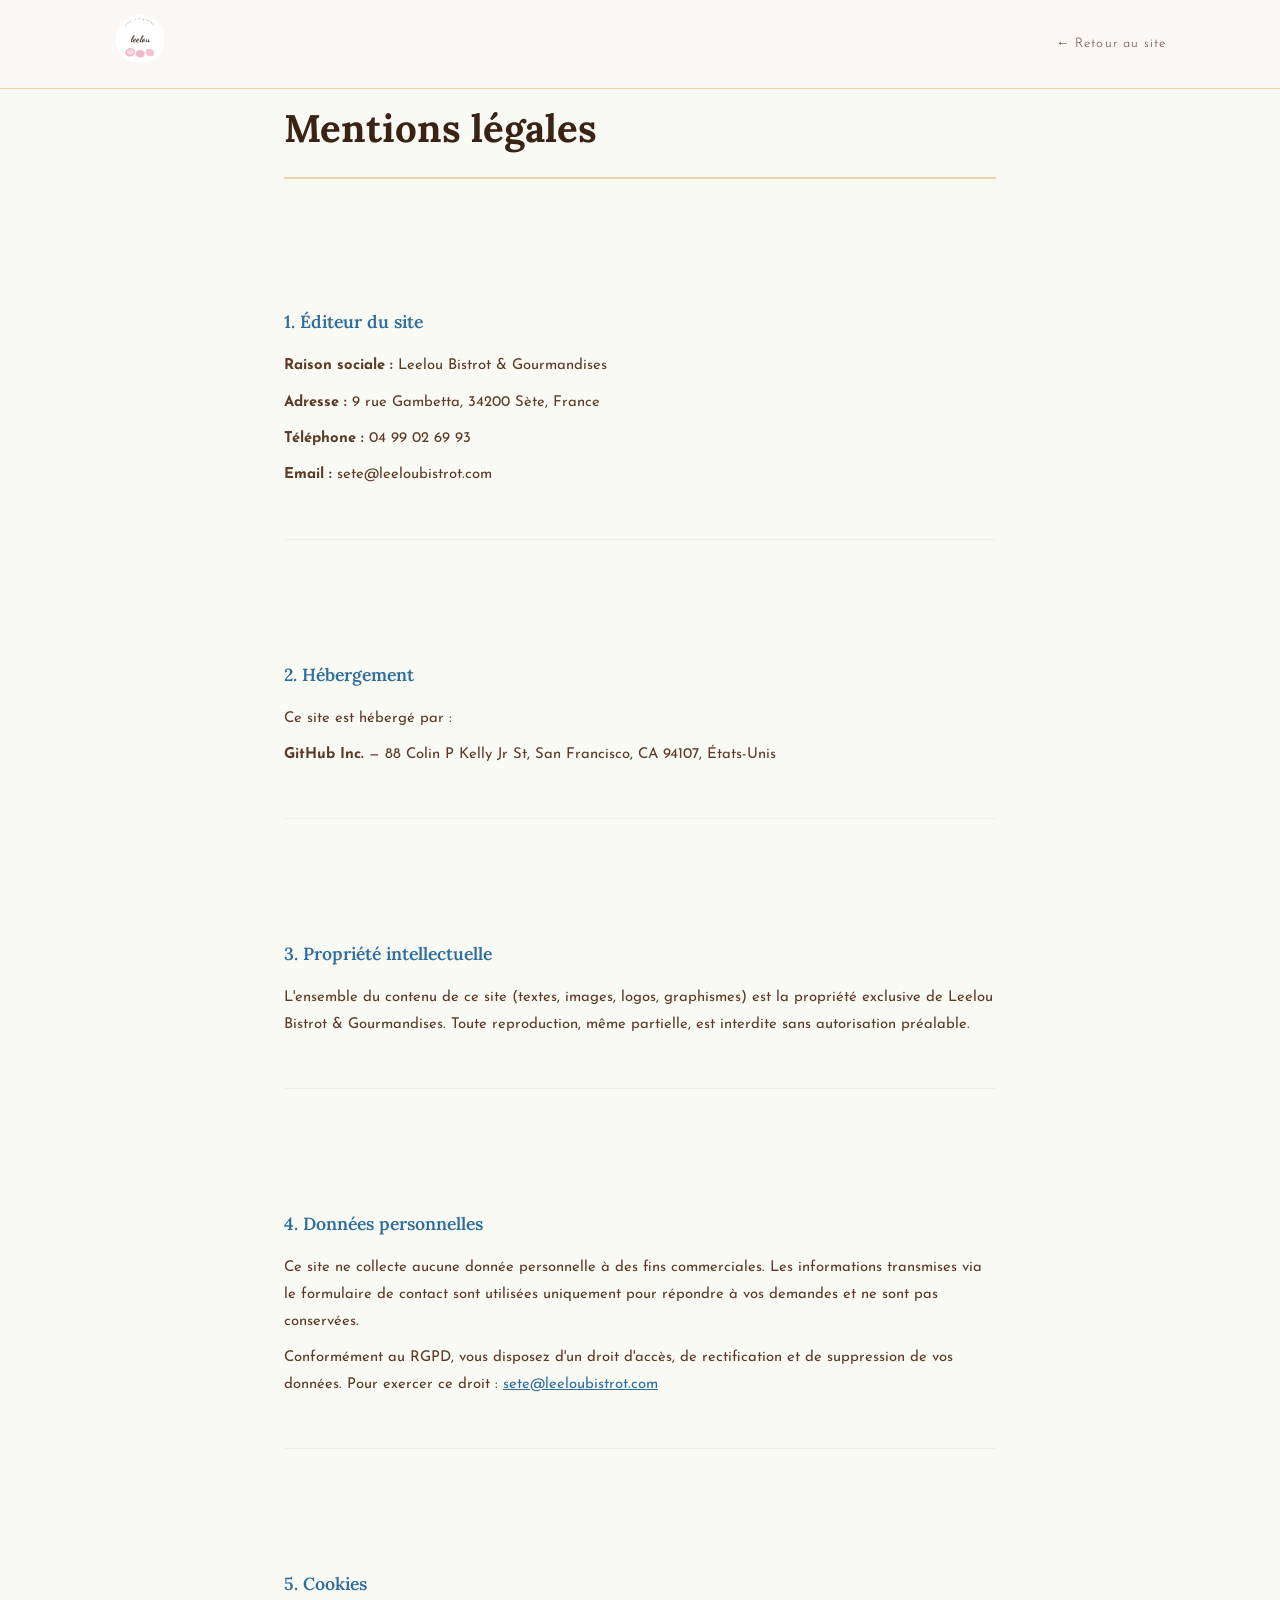
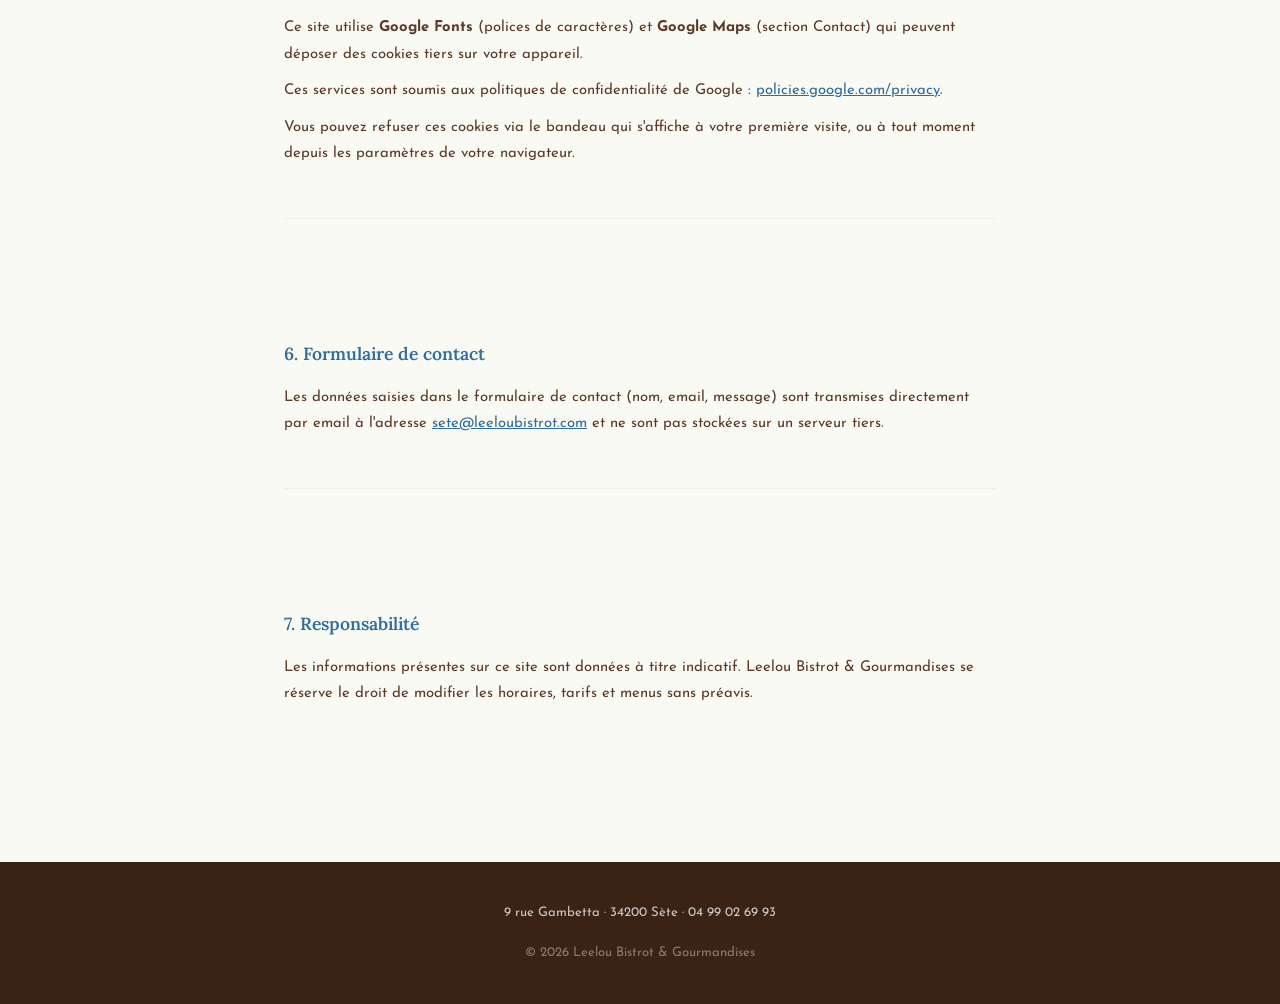
<file: mentions-legales.html>
<!DOCTYPE html>
<html lang="fr">
<head>
  <meta charset="UTF-8" />
  <meta name="viewport" content="width=device-width, initial-scale=1.0" />
  <title>Mentions légales — Leelou Bistrot & Gourmandises</title>
  <meta name="description" content="Mentions légales du site Leelou Bistrot & Gourmandises et Leelou Atelier Création. Éditeur, hébergement, données personnelles, cookies." />
  <meta name="robots" content="noindex" />
  <link rel="canonical" href="https://leeloubistrot.com/mentions-legales.html" />
  <link rel="icon" type="image/svg+xml" href="logo.svg" />
  <link rel="preconnect" href="https://fonts.googleapis.com" />
  <link rel="preconnect" href="https://fonts.gstatic.com" crossorigin />
  <link href="https://fonts.googleapis.com/css2?family=Dancing+Script:wght@700&family=Josefin+Sans:wght@200;300;400&family=Lora:ital,wght@0,400;0,600;1,400&display=swap" rel="stylesheet" />
  <link rel="stylesheet" href="css/style.css" />
</head>
<body>

  <header id="header">
    <nav class="nav-container">
      <a href="index.html" class="nav-logo" aria-label="Leelou Bistrot">
        <svg xmlns="http://www.w3.org/2000/svg" viewBox="0 0 500 500" class="logo-svg logo-svg--nav">
          <defs>
            <path id="topArc-ml" d="M 62,250 A 188,188 0 0,1 438,250"/>
            <clipPath id="circleClip-ml"><circle cx="250" cy="250" r="238"/></clipPath>
          </defs>
          <circle cx="250" cy="250" r="245" fill="#faf7f5"/><circle cx="250" cy="250" r="240" fill="white"/><circle cx="250" cy="250" r="238" fill="white" stroke="#e8d8cc" stroke-width="1.2"/>
          <g clip-path="url(#circleClip-ml)">
            <g opacity="0.80"><ellipse cx="155" cy="378" rx="48" ry="40" fill="#f0a8be" transform="rotate(-18,155,378)"/><ellipse cx="157" cy="375" rx="32" ry="25" fill="#f7d0dc" transform="rotate(-6,157,375)"/></g>
            <g opacity="0.75"><ellipse cx="252" cy="392" rx="44" ry="36" fill="#eea0ba" transform="rotate(6,252,392)"/></g>
            <g opacity="0.72"><ellipse cx="345" cy="380" rx="42" ry="34" fill="#f1adc2" transform="rotate(22,345,380)"/></g>
          </g>
          <text font-family="'Josefin Sans', 'Century Gothic', sans-serif" font-size="17" letter-spacing="4" fill="#3a2215" font-weight="300"><textPath href="#topArc-ml" startOffset="50%" text-anchor="middle">BISTROT &amp; GOURMANDISES</textPath></text>
          <text x="250" y="282" font-family="'Dancing Script', 'Brush Script MT', cursive" font-size="92" fill="#2a1208" text-anchor="middle" font-weight="700">leelou</text>
        </svg>
      </a>
      <a href="index.html" class="nav-back">← Retour au site</a>
    </nav>
  </header>

  <main class="mentions-main">
    <div class="container mentions-container">
      <h1>Mentions légales</h1>

      <section class="mentions-section">
        <h2>1. Éditeur du site</h2>
        <p><strong>Raison sociale :</strong> Leelou Bistrot & Gourmandises</p>
        <p><strong>Adresse :</strong> 9 rue Gambetta, 34200 Sète, France</p>
        <p><strong>Téléphone :</strong> 04 99 02 69 93</p>
        <p><strong>Email :</strong> sete@leeloubistrot.com</p>
      </section>

      <section class="mentions-section">
        <h2>2. Hébergement</h2>
        <p>Ce site est hébergé par :</p>
        <p><strong>GitHub Inc.</strong> — 88 Colin P Kelly Jr St, San Francisco, CA 94107, États-Unis</p>
      </section>

      <section class="mentions-section">
        <h2>3. Propriété intellectuelle</h2>
        <p>L'ensemble du contenu de ce site (textes, images, logos, graphismes) est la propriété exclusive de Leelou Bistrot & Gourmandises. Toute reproduction, même partielle, est interdite sans autorisation préalable.</p>
      </section>

      <section class="mentions-section">
        <h2>4. Données personnelles</h2>
        <p>Ce site ne collecte aucune donnée personnelle à des fins commerciales. Les informations transmises via le formulaire de contact sont utilisées uniquement pour répondre à vos demandes et ne sont pas conservées.</p>
        <p>Conformément au RGPD, vous disposez d'un droit d'accès, de rectification et de suppression de vos données. Pour exercer ce droit : <a href="mailto:sete@leeloubistrot.com">sete@leeloubistrot.com</a></p>
      </section>

      <section class="mentions-section">
        <h2>5. Cookies</h2>
        <p>Ce site utilise <strong>Google Fonts</strong> (polices de caractères) et <strong>Google Maps</strong> (section Contact) qui peuvent déposer des cookies tiers sur votre appareil.</p>
        <p>Ces services sont soumis aux politiques de confidentialité de Google : <a href="https://policies.google.com/privacy" target="_blank" rel="noopener">policies.google.com/privacy</a>.</p>
        <p>Vous pouvez refuser ces cookies via le bandeau qui s'affiche à votre première visite, ou à tout moment depuis les paramètres de votre navigateur.</p>
      </section>

      <section class="mentions-section">
        <h2>6. Formulaire de contact</h2>
        <p>Les données saisies dans le formulaire de contact (nom, email, message) sont transmises directement par email à l'adresse <a href="mailto:sete@leeloubistrot.com">sete@leeloubistrot.com</a> et ne sont pas stockées sur un serveur tiers.</p>
      </section>

      <section class="mentions-section">
        <h2>7. Responsabilité</h2>
        <p>Les informations présentes sur ce site sont données à titre indicatif. Leelou Bistrot & Gourmandises se réserve le droit de modifier les horaires, tarifs et menus sans préavis.</p>
      </section>
    </div>
  </main>

  <footer id="footer">
    <div class="container footer-inner">
      <p>9 rue Gambetta · 34200 Sète · <a href="tel:0499026993">04 99 02 69 93</a></p>
      <p class="footer-copy">© 2026 Leelou Bistrot & Gourmandises</p>
    </div>
  </footer>

</body>
</html>
</file>
<file: css/style.css>
/* =============================================
   LEELOU BISTROT — Feuille de style principale
   ============================================= */

/* ---------- VARIABLES & RESET ---------- */
:root {
  --bleu:       #2E6E9E;
  --bleu-clair: #4a8ab8;
  --beige:      #F5ECD7;
  --beige-dark: #e8d5b0;
  --olive:      #7A8C5C;
  --terra:      #C4714A;
  --blanc:      #FAFAF5;
  --brun:       #3a2215;
  --brun-light: #5c3a28;
  --gris:       #888;

  --font-script: 'Dancing Script', cursive;
  --font-title:  'Lora', serif;
  --font-body:   'Josefin Sans', sans-serif;

  --radius: 12px;
  --shadow: 0 4px 24px rgba(46,110,158,0.10);
  --transition: 0.3s ease;
}

*, *::before, *::after { box-sizing: border-box; margin: 0; padding: 0; }

:focus { outline: none; }
:focus-visible { outline: 2px solid var(--terra); outline-offset: 3px; border-radius: 3px; }

html { scroll-behavior: smooth; font-size: 16px; }

body {
  font-family: var(--font-body);
  background: var(--blanc);
  color: var(--brun);
  line-height: 1.7;
}

img { max-width: 100%; display: block; }
a { color: inherit; text-decoration: none; }
ul { list-style: none; }

.container {
  max-width: 1100px;
  margin: 0 auto;
  padding: 0 1.5rem;
}

/* ---------- TYPOGRAPHIE ---------- */
h2 {
  font-family: var(--font-script);
  font-size: clamp(2rem, 5vw, 3rem);
  color: var(--brun);
  margin-bottom: 2rem;
}

h3 {
  font-family: var(--font-title);
  font-size: 1.15rem;
  font-weight: 600;
  color: var(--bleu);
  margin-bottom: 1rem;
  letter-spacing: 0.03em;
}

.section-label {
  display: inline-block;
  font-family: var(--font-body);
  font-size: 0.75rem;
  font-weight: 300;
  letter-spacing: 0.2em;
  text-transform: uppercase;
  color: var(--terra);
  margin-bottom: 0.5rem;
}

/* ---------- BOUTONS ---------- */
.btn {
  display: inline-block;
  padding: 0.75rem 2rem;
  border-radius: 50px;
  font-family: var(--font-body);
  font-size: 0.85rem;
  font-weight: 300;
  letter-spacing: 0.1em;
  text-transform: uppercase;
  transition: var(--transition);
  cursor: pointer;
}

.btn-primary {
  background: var(--terra);
  color: #fff;
  border: 2px solid var(--terra);
}
.btn-primary:hover { background: #a85a36; border-color: #a85a36; }

.btn-secondary {
  background: transparent;
  color: #fff;
  border: 2px solid #fff;
}
.btn-secondary:hover { background: rgba(255,255,255,0.15); }

/* ---------- HEADER / NAV ---------- */
#header {
  position: fixed;
  top: 0; left: 0; right: 0;
  z-index: 100;
  padding: 0.8rem 0;
  background: rgba(250,247,245,0.95);
  backdrop-filter: blur(8px);
  border-bottom: 1px solid var(--beige-dark);
  transition: var(--transition);
}

.nav-container {
  max-width: 1100px;
  margin: 0 auto;
  padding: 0 1.5rem;
  display: flex;
  align-items: center;
  justify-content: space-between;
  gap: 1rem;
}

.logo-svg--nav { width: 52px; height: 52px; border-radius: 50%; }

.nav-links {
  display: flex;
  align-items: center;
  gap: 2rem;
}

.nav-links a {
  font-size: 0.78rem;
  font-weight: 300;
  letter-spacing: 0.12em;
  text-transform: uppercase;
  color: var(--brun);
  transition: color var(--transition);
}
.nav-links a:hover { color: var(--bleu); }

.nav-cta {
  padding: 0.4rem 1.2rem;
  border: 1.5px solid var(--terra);
  border-radius: 50px;
  color: var(--terra) !important;
}
.nav-cta:hover { background: var(--terra); color: #fff !important; }

.nav-atelier {
  padding: 0.4rem 1.2rem;
  border: 1.5px solid var(--olive);
  border-radius: 50px;
  color: var(--olive) !important;
}
.nav-atelier:hover { background: var(--olive); color: #fff !important; }

/* ---------- BOUTON BASCULE BISTROT ↔ ATELIER ---------- */
.hero-switch-btn {
  display: inline-block;
  margin-top: 2rem;
  padding: 0.6rem 1.8rem;
  border: 1.5px solid rgba(255,255,255,0.6);
  border-radius: 50px;
  color: rgba(255,255,255,0.9);
  font-family: var(--font-body);
  font-size: 0.82rem;
  font-weight: 300;
  letter-spacing: 0.1em;
  text-transform: uppercase;
  transition: var(--transition);
  backdrop-filter: blur(4px);
  background: rgba(255,255,255,0.08);
}
.hero-switch-btn:hover {
  background: rgba(255,255,255,0.22);
  border-color: #fff;
  color: #fff;
}

.nav-toggle {
  display: none;
  flex-direction: column;
  gap: 5px;
  background: none;
  border: none;
  cursor: pointer;
  padding: 4px;
}
.nav-toggle span {
  display: block;
  width: 24px; height: 2px;
  background: var(--brun);
  transition: var(--transition);
}

/* ---------- HERO ---------- */
#hero {
  position: relative;
  min-height: 100vh;
  display: flex;
  align-items: center;
  justify-content: center;
  text-align: center;
  background-size: cover;
  background-position: center;
  background-attachment: fixed;
  overflow: hidden;
}

#hero::before {
  content: '';
  position: absolute;
  inset: 0;
  background: linear-gradient(160deg, rgba(20,50,80,0.75) 0%, rgba(46,110,158,0.60) 50%, rgba(60,40,20,0.70) 100%);
  z-index: 1;
}

.hero-overlay {
  position: absolute;
  inset: 0;
  background: radial-gradient(ellipse at center, transparent 30%, rgba(20,40,60,0.4) 100%);
}

.hero-content {
  position: relative;
  z-index: 2;
  padding: 2rem 1.5rem;
}

/* Animations hero */
@keyframes heroFadeDown {
  from { opacity: 0; transform: translateY(-30px); }
  to   { opacity: 1; transform: translateY(0); }
}
@keyframes heroFadeUp {
  from { opacity: 0; transform: translateY(30px); }
  to   { opacity: 1; transform: translateY(0); }
}
@keyframes heroScale {
  from { opacity: 0; transform: scale(0.8); }
  to   { opacity: 1; transform: scale(1); }
}

.logo-svg--hero      { animation: heroScale   0.9s cubic-bezier(.22,.68,0,1.2) 0.2s both; }
.hero-tagline        { animation: heroFadeDown 0.7s ease 0.8s both; }
.hero-sub            { animation: heroFadeUp  0.7s ease 1.0s both; }
.hero-actions        { animation: heroFadeUp  0.7s ease 1.2s both; }

.logo-svg--hero {
  width: min(220px, 55vw);
  height: min(220px, 55vw);
  display: block;
  margin: 0 auto 1.5rem;
  border-radius: 50%;
  filter: drop-shadow(0 4px 20px rgba(0,0,0,0.3));
}

.hero-tagline {
  font-family: var(--font-body);
  font-size: 0.8rem;
  font-weight: 300;
  letter-spacing: 0.25em;
  text-transform: uppercase;
  color: rgba(255,255,255,0.85);
  margin-bottom: 1rem;
}

.hero-sub {
  font-family: var(--font-title);
  font-style: italic;
  font-size: clamp(1rem, 2.5vw, 1.3rem);
  color: rgba(255,255,255,0.9);
  max-width: 500px;
  margin: 0 auto 2.5rem;
}

.hero-actions {
  display: flex;
  gap: 1rem;
  justify-content: center;
  flex-wrap: wrap;
}

/* ---------- SECTIONS COMMUNES ---------- */
section { padding: 5rem 0; }

#apropos { background: var(--blanc); }
#menu    { background: var(--beige); }
#galerie { background: var(--blanc); }
#horaires { background: var(--bleu); color: #fff; }
#horaires h2, #horaires .section-label { color: #fff; }
#horaires .section-label { color: rgba(255,255,255,0.7); }

/* Horaires Atelier — fond chaud, texte foncé */
#horaires-at { background: var(--beige); }
#horaires-at h2 { color: var(--brun); }
#horaires-at .section-label { color: var(--terra); }
#horaires-at .horaires-card {
  background: #fff;
  border: 1px solid var(--beige-dark);
}
#horaires-at .horaires-card h3 { color: var(--brun); }
#horaires-at .horaires-card ul li {
  color: var(--brun-light);
  border-bottom-color: var(--beige-dark);
}
#horaires-at .horaires-card ul li.fermé { color: var(--gris); }

#contact { background: var(--beige); }

/* ---------- À PROPOS ---------- */
.apropos-grid {
  display: grid;
  grid-template-columns: 1fr 1fr;
  gap: 4rem;
  align-items: center;
}

.apropos-text p {
  font-family: var(--font-title);
  font-size: 1rem;
  color: var(--brun-light);
  margin-bottom: 1rem;
  line-height: 1.8;
}

.apropos-image img {
  border-radius: var(--radius);
  object-fit: cover;
  width: 100%;
  height: 420px;
  box-shadow: var(--shadow);
}

/* ---------- MENU TABS ---------- */
.menu-tabs {
  display: flex;
  gap: 0.5rem;
  flex-wrap: wrap;
  margin-bottom: 2.5rem;
}

.tab-btn {
  padding: 0.55rem 1.4rem;
  border-radius: 50px;
  border: 1.5px solid var(--bleu);
  background: transparent;
  color: var(--bleu);
  font-family: var(--font-body);
  font-size: 0.78rem;
  font-weight: 300;
  letter-spacing: 0.1em;
  text-transform: uppercase;
  cursor: pointer;
  transition: var(--transition);
}
.tab-btn:hover,
.tab-btn.active {
  background: var(--bleu);
  color: #fff;
}

.tab-content { display: none; }
.tab-content.active { display: block; }

.menu-grid {
  display: grid;
  grid-template-columns: repeat(auto-fit, minmax(280px, 1fr));
  gap: 2rem;
}

.menu-category {
  background: var(--blanc);
  border-radius: var(--radius);
  padding: 1.8rem;
  box-shadow: var(--shadow);
}

.menu-subtitle {
  font-size: 0.78rem;
  color: var(--gris);
  margin-bottom: 1rem;
  font-style: italic;
}

.menu-list li {
  display: flex;
  justify-content: space-between;
  align-items: baseline;
  gap: 0.5rem;
  padding: 0.6rem 0;
  border-bottom: 1px dotted var(--beige-dark);
  font-size: 0.88rem;
}
.menu-list li:last-child { border-bottom: none; }

.dish-name { flex: 1; color: var(--brun); }
.dish-name em { display: block; font-size: 0.78rem; color: var(--gris); font-style: italic; }
.dish-price {
  font-family: var(--font-title);
  font-weight: 600;
  color: var(--terra);
  white-space: nowrap;
  font-size: 0.88rem;
}

.menu-note {
  margin-top: 1rem;
  font-size: 0.78rem;
  color: var(--gris);
  font-style: italic;
  border-top: 1px solid var(--beige-dark);
  padding-top: 0.8rem;
}

/* La Cantine */
.cantine-block {
  background: var(--blanc);
  border-radius: var(--radius);
  padding: 2.5rem;
  max-width: 700px;
  margin: 0 auto;
  text-align: center;
  box-shadow: var(--shadow);
}
.cantine-block h3 { font-size: 1.5rem; }
.cantine-desc { font-size: 0.85rem; color: var(--gris); margin-bottom: 2rem; }

.cantine-formula {
  display: flex;
  gap: 1.5rem;
  justify-content: center;
  margin-bottom: 2rem;
  flex-wrap: wrap;
}
.formula-card {
  background: var(--beige);
  border-radius: var(--radius);
  padding: 1.2rem 2rem;
  min-width: 140px;
}
.formula-price {
  font-family: var(--font-script);
  font-size: 2.2rem;
  color: var(--terra);
}
.formula-label {
  font-size: 0.78rem;
  color: var(--brun-light);
  font-weight: 300;
  letter-spacing: 0.05em;
}

.cantine-block .menu-list li { justify-content: center; }

/* ---------- HORAIRES ---------- */
.horaires-grid {
  display: grid;
  grid-template-columns: repeat(auto-fit, minmax(220px, 1fr));
  gap: 1.5rem;
}

.horaires-card {
  background: rgba(255,255,255,0.12);
  border: 1px solid rgba(255,255,255,0.2);
  border-radius: var(--radius);
  padding: 1.8rem;
}
.horaires-card h3 { color: #fff; font-size: 1rem; }

.horaires-card ul li {
  display: flex;
  justify-content: space-between;
  padding: 0.45rem 0;
  font-size: 0.85rem;
  border-bottom: 1px solid rgba(255,255,255,0.1);
  color: rgba(255,255,255,0.9);
}
.horaires-card ul li:last-child { border-bottom: none; }
.horaires-card ul li.fermé { color: rgba(255,255,255,0.45); }

/* ---------- CONTACT ---------- */
.contact-grid {
  display: grid;
  grid-template-columns: 1fr 1.4fr;
  gap: 3rem;
  align-items: start;
}

.contact-info { display: flex; flex-direction: column; gap: 1.5rem; }

.contact-item {
  display: flex;
  align-items: flex-start;
  gap: 1rem;
}
.contact-icon { font-size: 1.4rem; line-height: 1; }
.contact-item strong { display: block; font-size: 0.78rem; letter-spacing: 0.1em; text-transform: uppercase; color: var(--terra); margin-bottom: 0.2rem; }
.contact-item p, .contact-item a { font-size: 0.95rem; color: var(--brun-light); }
.contact-item a:hover { color: var(--bleu); }

.contact-map iframe {
  border-radius: var(--radius);
  box-shadow: var(--shadow);
}

/* ---------- FOOTER ---------- */
#footer {
  background: var(--brun);
  color: rgba(255,255,255,0.75);
  padding: 2.5rem 0;
  text-align: center;
}

.footer-inner { display: flex; flex-direction: column; align-items: center; gap: 0.6rem; }
.logo-svg--footer { width: 70px; height: 70px; border-radius: 50%; margin-bottom: 0.5rem; opacity: 0.9; }
.footer-inner p { font-size: 0.82rem; }
.footer-inner a:hover { color: #fff; }
.footer-copy { font-size: 0.72rem; color: rgba(255,255,255,0.4); margin-top: 0.5rem; }

/* ---------- RESPONSIVE MOBILE ---------- */
@media (max-width: 768px) {
  section { padding: 3.5rem 0; }

  /* Nav */
  .nav-links {
    display: none;
    flex-direction: column;
    position: absolute;
    top: 100%; left: 0; right: 0;
    background: var(--blanc);
    padding: 1.5rem;
    gap: 1.2rem;
    border-bottom: 1px solid var(--beige-dark);
    box-shadow: 0 8px 24px rgba(0,0,0,0.08);
  }
  .nav-links.open { display: flex; }
  .nav-toggle { display: flex; }

  /* Hero */
  .hero-actions { flex-direction: column; align-items: center; }

  /* À propos */
  .apropos-grid { grid-template-columns: 1fr; gap: 2rem; }
  .apropos-image img { height: 260px; }


  /* Contact */
  .contact-grid { grid-template-columns: 1fr; }
}

@media (max-width: 480px) {
  .horaires-grid { grid-template-columns: 1fr; }
  .menu-grid { grid-template-columns: 1fr; }
}

/* ---------- ANIMATIONS ---------- */
.fade-in {
  opacity: 0;
  transform: translateY(24px);
  transition: opacity 0.6s ease, transform 0.6s ease;
}
.fade-in.visible {
  opacity: 1;
  transform: translateY(0);
}


/* ---------- STATUS BADGE (Ouvert/Fermé) ---------- */
.status-badge {
  font-size: 0.72rem;
  font-weight: 400;
  letter-spacing: 0.08em;
  padding: 0.25rem 0.8rem;
  border-radius: 50px;
  display: none;
}
.status-badge.open  { display:inline-block; background:#d4edda; color:#1a6632; }
.status-badge.closed{ display:inline-block; background:#f8d7da; color:#842029; }

/* ---------- BOUTON FLOTTANT ---------- */
.btn-float {
  position: fixed;
  bottom: 2rem;
  right: 2rem;
  z-index: 200;
  display: flex;
  align-items: center;
  gap: 0.5rem;
  background: var(--terra);
  color: #fff;
  padding: 0.8rem 1.4rem;
  border-radius: 50px;
  box-shadow: 0 4px 20px rgba(196,113,74,0.45);
  font-size: 0.85rem;
  font-family: var(--font-body);
  font-weight: 400;
  letter-spacing: 0.05em;
  transition: transform var(--transition), box-shadow var(--transition);
}
.btn-float:hover {
  transform: translateY(-3px);
  box-shadow: 0 8px 28px rgba(196,113,74,0.55);
}
.btn-float__icon { font-size: 1.1rem; }

/* ---------- BRUNCH ---------- */
#brunch { background: var(--beige); }

.brunch-intro { text-align: center; margin-bottom: 2rem; }
.brunch-subtitle {
  font-family: var(--font-title);
  font-size: 1.05rem;
  color: var(--brun-light);
  max-width: 560px;
  margin: 0.8rem auto 0;
  line-height: 1.7;
}

.brunch-next-badge {
  display: flex;
  align-items: center;
  justify-content: center;
  gap: 1rem;
  background: #fff;
  border: 2px solid var(--terra);
  border-radius: 50px;
  padding: 0.85rem 2.5rem;
  max-width: fit-content;
  margin: 0 auto 3rem;
  box-shadow: 0 4px 20px rgba(188,120,80,0.13);
}
.brunch-next-label {
  font-size: 0.72rem;
  letter-spacing: 0.12em;
  text-transform: uppercase;
  color: var(--brun-light);
}
.brunch-next-date-text {
  font-family: var(--font-script);
  font-size: 1.55rem;
  color: var(--terra);
  line-height: 1;
}
.brunch-next-time {
  font-size: 0.82rem;
  color: var(--brun-light);
  border-left: 1px solid var(--beige-dark);
  padding-left: 1rem;
}

.brunch-grid {
  display: grid;
  grid-template-columns: 1fr 1fr;
  gap: 4rem;
  align-items: center;
}

.brunch-image img {
  width: 100%;
  height: 460px;
  object-fit: cover;
  border-radius: var(--radius);
  box-shadow: var(--shadow);
}

.brunch-menu {
  display: grid;
  grid-template-columns: 1fr 1fr;
  gap: 1rem 2rem;
  margin-bottom: 2rem;
}
.brunch-menu-col h4 {
  font-family: var(--font-body);
  font-size: 0.72rem;
  letter-spacing: 0.1em;
  text-transform: uppercase;
  color: var(--terra);
  margin-bottom: 0.5rem;
}
.brunch-menu-col ul {
  list-style: none;
  padding: 0;
  margin: 0;
}
.brunch-menu-col ul li {
  font-family: var(--font-title);
  font-size: 0.9rem;
  color: var(--brun-light);
  line-height: 1.9;
  padding-left: 1rem;
  position: relative;
}
.brunch-menu-col ul li::before {
  content: '–';
  position: absolute;
  left: 0;
  color: var(--terra);
  opacity: 0.55;
}

.brunch-instagram-note {
  font-size: 0.82rem !important;
  color: var(--brun-light) !important;
  margin-bottom: 1.2rem !important;
}
.brunch-instagram-note a { color: var(--terra); }

.brunch-horaire {
  display: inline-flex;
  align-items: center;
  gap: 1rem;
  background: var(--bleu);
  color: #fff;
  padding: 0.8rem 1.5rem;
  border-radius: var(--radius);
  margin-bottom: 1.5rem;
}
.brunch-day  { font-size: 0.78rem; letter-spacing: 0.12em; text-transform: uppercase; opacity: 0.8; }
.brunch-time { font-family: var(--font-script); font-size: 1.4rem; }

.btn-brunch {
  display: inline-block;
  background: var(--terra);
  color: #fff;
  padding: 0.8rem 2rem;
  border-radius: 50px;
  font-size: 0.85rem;
  font-family: var(--font-body);
  letter-spacing: 0.08em;
  transition: var(--transition);
}
.btn-brunch:hover { background: #a85a36; }

@media (max-width: 768px) {
  .brunch-grid     { grid-template-columns: 1fr; gap: 2rem; }
  .brunch-image img{ height: 280px; }
  .brunch-next-badge { flex-wrap: wrap; gap: 0.6rem; padding: 0.8rem 1.5rem; }
  .brunch-next-time  { border-left: none; padding-left: 0; }
  .brunch-menu       { grid-template-columns: 1fr; }
  .btn-float__text { display: none; }
  .btn-float       { padding: 0.9rem; border-radius: 50%; }
  .petitdej-grid   { grid-template-columns: 1fr; gap: 2rem; }
  .petitdej-image img{ height: 240px; }
}

/* ---------- NAV ACTIVE ---------- */
.nav-links a.active { color: var(--terra); }

/* ---------- HAMBURGER ANIMÉ ---------- */
.nav-toggle.open span:nth-child(1) { transform: translateY(7px) rotate(45deg); }
.nav-toggle.open span:nth-child(2) { opacity: 0; transform: scaleX(0); }
.nav-toggle.open span:nth-child(3) { transform: translateY(-7px) rotate(-45deg); }
.nav-toggle span { transform-origin: center; }

/* ---------- BOUTON RETOUR EN HAUT ---------- */
.back-top {
  position: fixed;
  bottom: 5.5rem;
  right: 2rem;
  z-index: 200;
  width: 44px; height: 44px;
  border-radius: 50%;
  background: var(--bleu);
  color: #fff;
  border: none;
  font-size: 1.2rem;
  cursor: pointer;
  box-shadow: 0 4px 16px rgba(46,110,158,0.35);
  opacity: 0;
  pointer-events: none;
  transition: opacity var(--transition), transform var(--transition);
}
.back-top.visible { opacity: 1; pointer-events: auto; }
.back-top:hover   { transform: translateY(-3px); }

/* ---------- PETIT-DÉJEUNER ---------- */
#petitdej { background: var(--blanc); }

.petitdej-grid {
  display: grid;
  grid-template-columns: 1fr 1fr;
  gap: 4rem;
  align-items: center;
}
.petitdej-image img {
  width: 100%;
  height: 380px;
  object-fit: cover;
  border-radius: var(--radius);
  box-shadow: var(--shadow);
}
.petitdej-text p {
  font-family: var(--font-title);
  font-size: 1rem;
  color: var(--brun-light);
  line-height: 1.8;
  margin-bottom: 1.5rem;
}
.petitdej-horaires { display: flex; flex-direction: column; gap: 0.6rem; }
.petitdej-slot {
  display: flex;
  justify-content: space-between;
  align-items: center;
  padding: 0.6rem 1rem;
  background: var(--beige);
  border-radius: 8px;
  font-size: 0.88rem;
  color: var(--brun);
}
.petitdej-slot span:last-child { font-family: var(--font-title); font-weight: 600; color: var(--bleu); }

/* ---------- AVIS CLIENTS ---------- */
#avis { background: var(--beige); }

.avis-cta-block {
  text-align: center;
  max-width: 540px;
  margin: 0 auto;
  display: flex;
  flex-direction: column;
  align-items: center;
  gap: 1.4rem;
}
.avis-intro {
  font-family: var(--font-title);
  font-style: italic;
  font-size: 1.05rem;
  color: var(--brun-light);
  line-height: 1.7;
}
.btn-avis {
  display: inline-flex;
  align-items: center;
  gap: 0.5rem;
  background: var(--terra);
  color: #fff;
  font-family: var(--font-body);
  font-size: 0.88rem;
  font-weight: 400;
  letter-spacing: 0.08em;
  text-transform: uppercase;
  padding: 0.9rem 2rem;
  border-radius: 2rem;
  text-decoration: none;
  transition: background 0.2s, transform 0.2s;
}
.btn-avis:hover { background: var(--terra-dark, #a05530); transform: translateY(-2px); }
.avis-note {
  font-size: 0.82rem;
  color: var(--gris);
}
.avis-note a { color: var(--terra); }

@media (max-width: 768px) {
  .avis-grid { grid-template-columns: 1fr; }
}

/* ---------- CONTACT FORM ---------- */
.contact-grid {
  display: grid;
  grid-template-columns: 1fr 1.4fr;
  gap: 4rem;
  align-items: start;
}
.contact-right { display: flex; flex-direction: column; gap: 2rem; }

.contact-form h3 {
  font-family: var(--font-title);
  font-size: 1.3rem;
  color: var(--brun);
  margin-bottom: 1.5rem;
}
.form-group {
  display: flex;
  flex-direction: column;
  gap: 0.4rem;
  margin-bottom: 1.2rem;
}
.form-group label {
  font-size: 0.78rem;
  font-weight: 400;
  letter-spacing: 0.08em;
  text-transform: uppercase;
  color: var(--gris);
}
.form-group input,
.form-group select,
.form-group textarea {
  width: 100%;
  padding: 0.75rem 1rem;
  border: 1.5px solid #ddd;
  border-radius: 8px;
  background: var(--blanc);
  font-family: var(--font-body);
  font-size: 0.92rem;
  color: var(--brun);
  transition: border-color 0.2s;
  outline: none;
  box-sizing: border-box;
}
.form-group input:focus,
.form-group select:focus,
.form-group textarea:focus {
  border-color: var(--bleu);
}
.form-group textarea { resize: vertical; min-height: 110px; }
.form-submit {
  width: 100%;
  padding: 0.85rem;
  margin-top: 0.5rem;
  font-size: 0.85rem;
  letter-spacing: 0.12em;
}

.contact-map iframe {
  width: 100%;
  border-radius: var(--radius);
  box-shadow: var(--shadow);
  display: block;
}

@media (max-width: 900px) {
  .contact-grid { grid-template-columns: 1fr; gap: 2.5rem; }
}

/* ---------- MENTIONS LÉGALES ---------- */
.mentions-main {
  min-height: calc(100vh - 160px);
  padding: 6rem 0 4rem;
  background: var(--blanc);
}
.mentions-container { max-width: 760px; }
.mentions-container h1 {
  font-family: var(--font-title);
  font-size: clamp(1.8rem, 4vw, 2.4rem);
  color: var(--brun);
  margin-bottom: 3rem;
  padding-bottom: 1rem;
  border-bottom: 2px solid var(--beige-dark);
}
.mentions-section {
  margin-bottom: 2.5rem;
  padding-bottom: 2.5rem;
  border-bottom: 1px solid #eee;
}
.mentions-section:last-child { border-bottom: none; }
.mentions-section h2 {
  font-family: var(--font-title);
  font-size: 1.1rem;
  color: var(--bleu);
  margin-bottom: 1rem;
  font-weight: 600;
}
.mentions-section p {
  font-size: 0.93rem;
  line-height: 1.8;
  color: var(--brun-light);
  margin-bottom: 0.6rem;
}
.mentions-section a {
  color: var(--bleu);
  text-decoration: underline;
}
.mentions-section a:hover { color: var(--terra); }

/* Nav back link (mentions + 404) */
.nav-back {
  font-size: 0.82rem;
  font-weight: 300;
  letter-spacing: 0.08em;
  color: var(--brun-light);
  text-decoration: none;
  transition: color 0.2s;
}
.nav-back:hover { color: var(--terra); }

/* ---------- PAGE 404 ---------- */
.page-404 {
  min-height: calc(100vh - 160px);
  display: flex;
  align-items: center;
  justify-content: center;
  text-align: center;
  padding: 6rem 2rem;
  background: var(--blanc);
}
.page-404-inner { max-width: 500px; }
.page-404-code {
  font-family: var(--font-title);
  font-size: clamp(5rem, 18vw, 10rem);
  line-height: 1;
  color: var(--beige-dark);
  margin-bottom: 0;
}
.page-404-inner h1 {
  font-family: var(--font-title);
  font-size: clamp(1.3rem, 3.5vw, 1.8rem);
  color: var(--brun);
  margin: 0.5rem 0 1rem;
}
.page-404-inner p {
  font-size: 0.95rem;
  color: var(--brun-light);
  line-height: 1.7;
  margin-bottom: 2rem;
}
.page-404-inner .btn { display: inline-block; }

/* ---------- HERO ATELIER (fond CSS créatif) ---------- */
#hero-atelier {
  position: relative;
  min-height: 100vh;
  display: flex;
  align-items: center;
  justify-content: center;
  text-align: center;
  background:
    linear-gradient(135deg,
      #c4714a 0%,
      #d4895e 20%,
      #e8a090 40%,
      #f0b8c8 65%,
      #f5d8e4 85%,
      #fdf0f4 100%
    );
  overflow: hidden;
}

/* Taches aquarelle en surimpression */
.hero-at-blobs { position: absolute; inset: 0; pointer-events: none; z-index: 0; }
@keyframes blobFloat1 {
  0%,100% { transform: translate(0, 0) scale(1); }
  33%      { transform: translate(3%, 5%) scale(1.06); }
  66%      { transform: translate(-4%, 2%) scale(0.96); }
}
@keyframes blobFloat2 {
  0%,100% { transform: translate(0, 0) scale(1); }
  40%      { transform: translate(-5%, -4%) scale(1.08); }
  70%      { transform: translate(3%, -2%) scale(0.94); }
}
@keyframes blobFloat3 {
  0%,100% { transform: translate(0, 0) scale(1); }
  50%      { transform: translate(6%, 4%) scale(1.1); }
}
@keyframes blobFloat4 {
  0%,100% { transform: translate(0, 0); }
  45%      { transform: translate(-4%, -6%); }
}
@keyframes blobFloat5 {
  0%,100% { transform: translate(0, 0) scale(1); }
  60%      { transform: translate(5%, -5%) scale(1.12); }
}

.blob {
  position: absolute;
  border-radius: 50%;
  filter: blur(48px);
  will-change: transform;
}
.blob-1 {
  width: 50vw; height: 50vw;
  top: -5%; left: -5%;
  background: #bf6040;
  opacity: 0.45;
  animation: blobFloat1 18s ease-in-out infinite;
}
.blob-2 {
  width: 40vw; height: 40vw;
  bottom: -8%; right: -5%;
  background: #f4a8c0;
  opacity: 0.50;
  animation: blobFloat2 22s ease-in-out infinite;
}
.blob-3 {
  width: 32vw; height: 32vw;
  top: 5%; right: 10%;
  background: #7a8c5c;
  opacity: 0.20;
  animation: blobFloat3 26s ease-in-out infinite;
}
.blob-4 {
  width: 28vw; height: 28vw;
  bottom: 10%; left: 15%;
  background: #e87060;
  opacity: 0.25;
  animation: blobFloat4 20s ease-in-out infinite reverse;
}
.blob-5 {
  width: 20vw; height: 20vw;
  top: 45%; right: 25%;
  background: #fff0f4;
  opacity: 0.35;
  animation: blobFloat5 15s ease-in-out infinite;
}

/* Texte hero atelier sur fond dégradé terracotta */
.hero-content--light { position: relative; z-index: 2; padding: 2rem 1.5rem; }
.hero-tagline--dark {
  font-family: var(--font-body);
  font-size: 0.78rem;
  font-weight: 300;
  letter-spacing: 0.25em;
  text-transform: uppercase;
  color: rgba(255,255,255,0.85);
  margin-bottom: 0.8rem;
}
.hero-atelier-title {
  font-family: var(--font-script);
  font-size: clamp(3rem, 9vw, 6rem);
  color: #fff;
  line-height: 1.1;
  margin-bottom: 1rem;
  text-shadow: 0 2px 16px rgba(100,30,10,0.25);
}
.hero-sub--dark {
  font-family: var(--font-title);
  font-style: italic;
  font-size: clamp(0.95rem, 2vw, 1.2rem);
  color: rgba(255,255,255,0.90);
  max-width: 500px;
  margin: 0 auto 2.5rem;
}
.btn-outline-terra {
  background: transparent;
  color: #fff;
  border: 2px solid rgba(255,255,255,0.7);
  padding: 0.75rem 2rem;
  border-radius: 50px;
  font-family: var(--font-body);
  font-size: 0.85rem;
  font-weight: 300;
  letter-spacing: 0.1em;
  text-transform: uppercase;
  transition: var(--transition);
  cursor: pointer;
}
.btn-outline-terra:hover { background: rgba(255,255,255,0.18); border-color: #fff; }

.hero-switch-btn--dark {
  border-color: rgba(255,255,255,0.5);
  color: rgba(255,255,255,0.85);
  background: rgba(255,255,255,0.08);
}
.hero-switch-btn--dark:hover {
  background: rgba(255,255,255,0.20);
  border-color: #fff;
  color: #fff;
}

/* ---------- GALERIE ATELIER (bande horizontale) ---------- */
#galerie-at { padding-bottom: 0; }
@keyframes gsScroll {
  from { transform: translateX(0); }
  to   { transform: translateX(-50%); }
}
.galerie-strip-at {
  overflow: hidden;
  width: 100%;
  margin-top: 2rem;
  padding-bottom: 1.5rem;
}
.gstrack {
  display: inline-flex;
  flex-wrap: nowrap;
  gap: 8px;
  animation: gsScroll 30s linear infinite;
  will-change: transform;
}
.galerie-strip-at:hover .gstrack { animation-play-state: paused; }
.galerie-strip-at.touch-paused .gstrack { animation-play-state: paused; }
.gstrack img {
  display: block;
  height: 400px;
  width: 300px;
  min-width: 300px;
  max-width: 300px;
  object-fit: cover;
  flex-shrink: 0;
  border-radius: 6px;
}

/* ---------- ACTIVITÉS ---------- */
.activites-grid {
  display: grid;
  grid-template-columns: repeat(3, 1fr);
  gap: 2rem;
  margin-top: 1rem;
}
.activite-card {
  background: var(--blanc);
  border-radius: var(--radius);
  padding: 2.5rem 2rem;
  box-shadow: var(--shadow);
  display: flex;
  flex-direction: column;
  gap: 1rem;
  border-top: 3px solid var(--terra);
}
.activite-icon {
  font-size: 2.5rem;
  line-height: 1;
}
.activite-card h3 { color: var(--brun); }
.activite-card p {
  font-family: var(--font-title);
  font-size: 0.92rem;
  color: var(--brun-light);
  line-height: 1.7;
  flex: 1;
}
.activite-details {
  list-style: none;
  display: flex;
  flex-direction: column;
  gap: 0.3rem;
}
.activite-details li {
  font-size: 0.78rem;
  font-weight: 300;
  letter-spacing: 0.08em;
  color: var(--gris);
  padding-left: 1rem;
  position: relative;
}
.activite-details li::before {
  content: '—';
  position: absolute;
  left: 0;
  color: var(--terra);
}

/* ---------- CANTINE ATELIER ---------- */
#cantine { background: var(--beige); }
.cantine-at-grid {
  display: grid;
  grid-template-columns: 1fr 1fr;
  gap: 4rem;
  align-items: center;
}
.cantine-at-image img {
  width: 100%;
  height: 420px;
  object-fit: cover;
  border-radius: var(--radius);
  box-shadow: var(--shadow);
}
.cantine-at-text p {
  font-family: var(--font-title);
  font-size: 1rem;
  color: var(--brun-light);
  line-height: 1.8;
  margin-bottom: 1.2rem;
}
.cantine-at-horaires {
  display: flex;
  flex-direction: column;
  gap: 0.5rem;
  margin-bottom: 1.8rem;
}
.cantine-slot {
  display: flex;
  justify-content: space-between;
  padding: 0.55rem 1rem;
  background: var(--blanc);
  border-radius: 8px;
  font-size: 0.88rem;
  color: var(--brun);
}
.cantine-slot span:last-child { font-weight: 600; color: var(--bleu); }

/* ---------- GALERIE ATELIER ---------- */
.galerie-at-grid { margin-top: 0.5rem; }

/* =============================================
   RESPONSIVE — TABLETTE (≤ 900px)
   ============================================= */
@media (max-width: 900px) {

  /* Bistrot */
  .contact-grid  { grid-template-columns: 1fr; gap: 2.5rem; }

  /* Atelier */
  .activites-grid       { grid-template-columns: 1fr 1fr; gap: 1.5rem; }
  .cantine-at-grid      { grid-template-columns: 1fr; gap: 2rem; }
  .cantine-at-image img { height: 280px; }
}

/* =============================================
   RESPONSIVE — MOBILE (≤ 768px)
   ============================================= */
@media (max-width: 768px) {

  /* Sections */
  section { padding: 3rem 0; }
  .container { padding: 0 1.2rem; }

  /* ---------- NAV ---------- */
  .nav-container { padding: 0 1rem; }
  .nav-links {
    display: none;
    flex-direction: column;
    position: absolute;
    top: 100%; left: 0; right: 0;
    background: rgba(250,247,245,0.98);
    backdrop-filter: blur(10px);
    padding: 1.2rem 1.5rem;
    gap: 1rem;
    border-bottom: 1px solid var(--beige-dark);
    box-shadow: 0 8px 24px rgba(0,0,0,0.10);
    z-index: 99;
  }
  .nav-links.open { display: flex; }
  .nav-toggle     { display: flex; }
  .nav-cta, .nav-atelier {
    display: inline-block;
    width: fit-content;
  }

  /* ---------- HERO BISTROT ---------- */
  .hero-actions   { flex-direction: column; align-items: center; }
  .hero-switch-btn { font-size: 0.75rem; padding: 0.5rem 1.3rem; }
  .logo-svg--hero { width: min(170px, 50vw); height: min(170px, 50vw); }

  /* ---------- HERO ATELIER ---------- */
  .hero-atelier-title { font-size: clamp(2.4rem, 12vw, 4rem); }
  .blob-1 { width: 80vw; height: 80vw; }
  .blob-2 { width: 70vw; height: 70vw; }
  .blob-3 { width: 50vw; height: 50vw; }

  /* ---------- À PROPOS ---------- */
  .apropos-grid { grid-template-columns: 1fr; gap: 2rem; }
  .apropos-image img { height: 240px; }

  /* ---------- MENU ---------- */
  .menu-tabs { gap: 0.4rem; }
  .tab-btn   { padding: 0.45rem 1rem; font-size: 0.72rem; }
  .menu-grid { grid-template-columns: 1fr; }
  .cantine-formula { flex-direction: column; gap: 1rem; }
  .formula-card    { min-width: unset; }

  /* ---------- GALERIE BISTROT ---------- */
  .galerie-grid             { grid-template-columns: 1fr 1fr; }
  .galerie-item--large      { grid-column: span 2; }
  .galerie-item img         { height: 160px; }
  .galerie-item--large img  { height: 200px; }

  /* ---------- GALERIE ATELIER strip ---------- */
  .gstrack img {
    height: 280px;
    width: 220px;
    min-width: 220px;
    max-width: 220px;
  }

  /* ---------- HORAIRES ---------- */
  .horaires-grid { grid-template-columns: 1fr 1fr; gap: 1rem; }

  /* ---------- CONTACT ---------- */
  .contact-info { gap: 1.2rem; }
  .contact-map iframe { height: 220px; }

  /* ---------- ACTIVITÉS ATELIER ---------- */
  .activites-grid { grid-template-columns: 1fr; }
  .activite-card  { padding: 2rem 1.5rem; }

  /* ---------- CANTINE ATELIER ---------- */
  .cantine-at-image img { height: 220px; }
  .cantine-at-horaires  { gap: 0.4rem; }

  /* ---------- FOOTER ---------- */
  #footer       { padding: 2.5rem 0 1.5rem; }
  .footer-inner { gap: 0.4rem; text-align: center; }

  /* ---------- BOUTONS FIXES ---------- */
  .btn-float      { padding: 0.9rem; border-radius: 50%; }
  .btn-float__text{ display: none; }

  /* ---------- MENTIONS / 404 ---------- */
  .mentions-main    { padding: 5rem 0 3rem; }
  .page-404         { padding: 5rem 1.5rem; }
  .page-404-code    { font-size: 6rem; }
}

/* =============================================
   RESPONSIVE — PETIT MOBILE (≤ 480px)
   ============================================= */
@media (max-width: 480px) {

  /* Nav */
  .logo-svg--nav { width: 42px; height: 42px; }

  /* Galerie bistrot : 1 colonne */
  .galerie-grid, .galerie-item--large { grid-template-columns: 1fr; grid-column: span 1; }
  .galerie-item img, .galerie-item--large img { height: 200px; }

  /* Horaires : 1 colonne */
  .horaires-grid { grid-template-columns: 1fr; }

  /* Menu tabs : scroll horizontal */
  .menu-tabs {
    flex-wrap: nowrap;
    overflow-x: auto;
    padding-bottom: 0.5rem;
    -webkit-overflow-scrolling: touch;
    scrollbar-width: none;
  }
  .menu-tabs::-webkit-scrollbar { display: none; }
  .tab-btn { flex-shrink: 0; }

  /* Activités atelier : 1 col */
  .activites-grid { grid-template-columns: 1fr; }

  /* Galerie atelier strip : images plus larges */
  .gstrack img {
    height: 220px;
    width: 260px;
    min-width: 260px;
    max-width: 260px;
  }

  /* Formulaire */
  .form-submit { font-size: 0.8rem; }

  /* Cantine formules */
  .cantine-formula { flex-direction: column; }
}

/* =============================================
   RGPD — Bandeau cookies
   ============================================= */
.cookie-banner {
  position: fixed;
  bottom: 0; left: 0; right: 0;
  z-index: 9999;
  background: var(--brun);
  color: #fff;
  padding: 1rem 2rem;
  display: flex;
  align-items: center;
  justify-content: space-between;
  gap: 1.5rem;
  flex-wrap: wrap;
  box-shadow: 0 -4px 24px rgba(0,0,0,0.18);
  transform: translateY(100%);
  transition: transform 0.4s ease;
}
.cookie-banner.visible { transform: translateY(0); }
.cookie-banner p { margin: 0; font-size: 0.85rem; line-height: 1.5; flex: 1; }
.cookie-banner a { color: var(--rose-light, #f4bfce); }
.cookie-actions { display: flex; gap: 0.8rem; flex-shrink: 0; }
.btn-cookie {
  padding: 0.55rem 1.2rem;
  border-radius: 2rem;
  border: none;
  font-family: var(--font-body);
  font-size: 0.8rem;
  letter-spacing: 0.06em;
  cursor: pointer;
  transition: opacity 0.2s;
}
.btn-cookie:hover { opacity: 0.85; }
.btn-cookie--accept { background: var(--terra); color: #fff; }
.btn-cookie--refuse { background: transparent; color: #fff; border: 1px solid rgba(255,255,255,0.4); }

/* =============================================
   RGPD — Placeholder Google Maps
   ============================================= */
.map-placeholder {
  width: 100%;
  height: 350px;
  background: var(--creme);
  border-radius: var(--radius);
  display: flex;
  flex-direction: column;
  align-items: center;
  justify-content: center;
  gap: 0.8rem;
  text-align: center;
  padding: 2rem;
  box-sizing: border-box;
}
.map-placeholder p { margin: 0; font-size: 1rem; color: var(--brun-light); }
.map-placeholder-note { font-size: 0.82rem !important; color: var(--gris) !important; }
.btn-map-load {
  margin-top: 0.4rem;
  padding: 0.6rem 1.4rem;
  background: var(--terra);
  color: #fff;
  border: none;
  border-radius: 2rem;
  font-family: var(--font-body);
  font-size: 0.82rem;
  cursor: pointer;
  transition: background 0.2s;
}
.btn-map-load:hover { background: #a05530; }

/* =============================================
   BOUTON INSTAGRAM
   ============================================= */
.btn-instagram {
  display: inline-flex;
  align-items: center;
  gap: 0.45rem;
  margin-top: 0.3rem;
  padding: 0.45rem 1rem;
  background: linear-gradient(135deg, #f09433 0%, #e6683c 25%, #dc2743 50%, #cc2366 75%, #bc1888 100%);
  color: #fff;
  border-radius: 2rem;
  font-family: var(--font-body);
  font-size: 0.78rem;
  font-weight: 300;
  letter-spacing: 0.06em;
  text-decoration: none;
  transition: opacity 0.2s, transform 0.2s;
}
.btn-instagram:hover { opacity: 0.88; transform: translateY(-1px); }
.btn-instagram--footer {
  margin-top: 0;
  font-size: 0.75rem;
  padding: 0.4rem 0.9rem;
}
</file>
